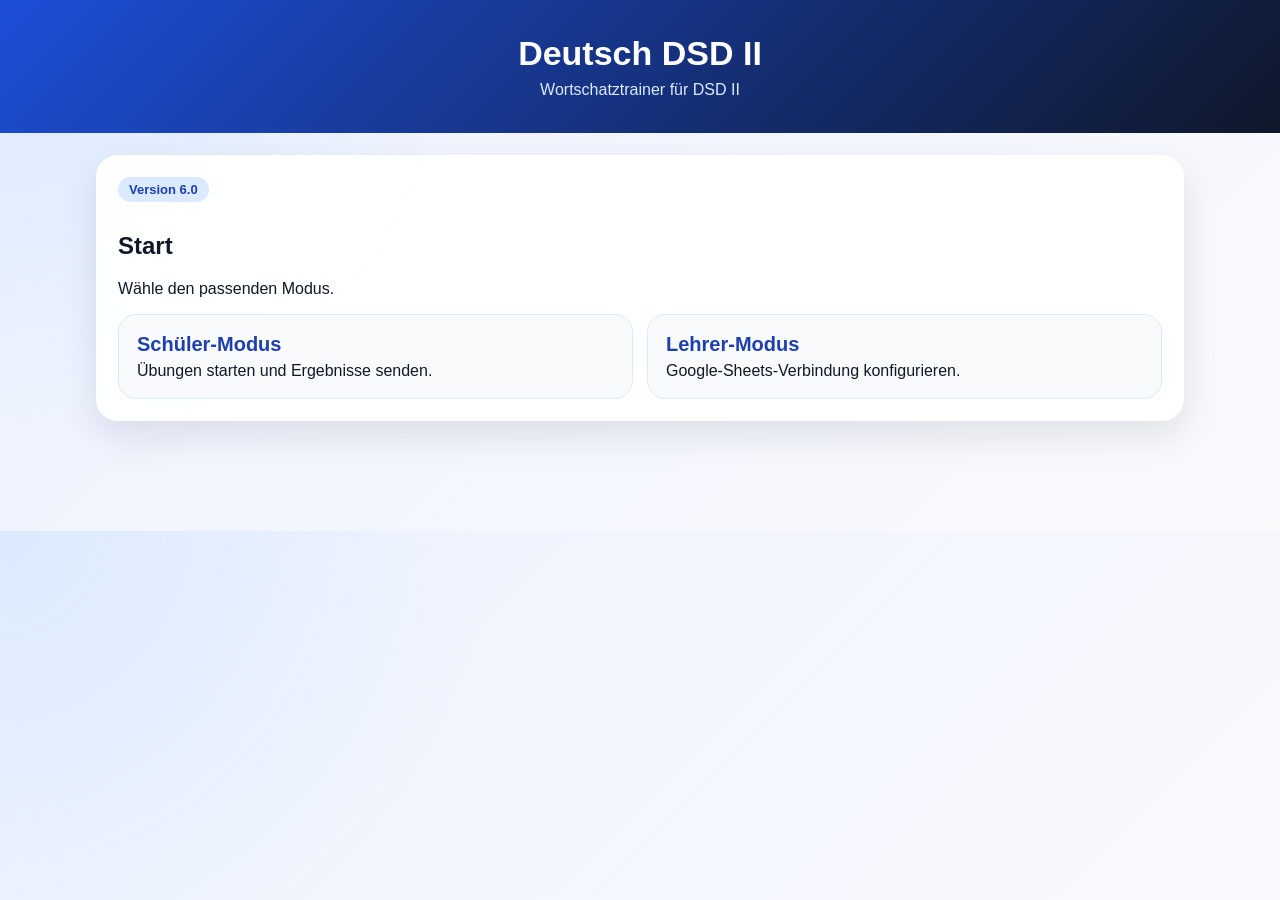
<file: index.html>
<!DOCTYPE html>
<html lang="de">
<head><meta charset="UTF-8"><meta name="viewport" content="width=device-width, initial-scale=1.0"><title>DeutschQuest DSD II</title><link rel="stylesheet" href="css/style.css"></head>
<body>
<header><h1>Deutsch DSD II</h1><p>Wortschatztrainer für DSD II</p></header>
<main>
<section class="card">
<span class="badge">Version 6.0</span>
<h2>Start</h2>
<p>Wähle den passenden Modus.</p>
<div class="navGrid">
<a class="navCard" href="student.html"><strong>Schüler-Modus</strong><span>Übungen starten und Ergebnisse senden.</span></a>
<a class="navCard" href="teacher.html"><strong>Lehrer-Modus</strong><span>Google-Sheets-Verbindung konfigurieren.</span></a>
</div>
</section>
</main>
</body>
</html>
</file>
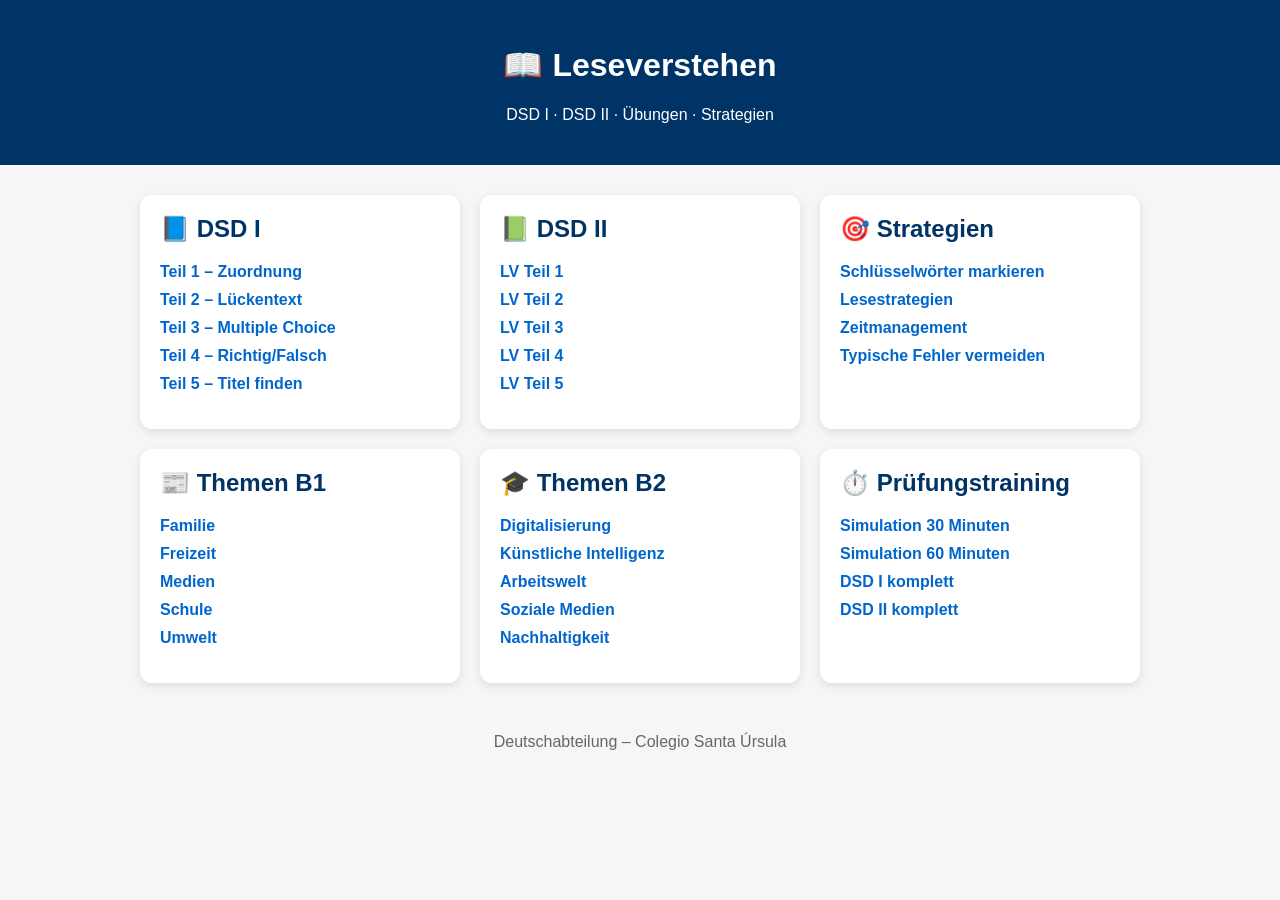
<file: leseverstehen/index.htm>
<!DOCTYPE html>
<html lang="de">
<head>
<meta charset="UTF-8">
<meta name="viewport" content="width=device-width, initial-scale=1.0">
<title>Leseverstehen</title>

<style>
body{
    font-family: Arial, sans-serif;
    background:#f4f6f8;
    margin:0;
}

header{
    background:#003366;
    color:white;
    padding:25px;
    text-align:center;
}

.container{
    max-width:1000px;
    margin:auto;
    padding:30px;
}

.grid{
    display:grid;
    grid-template-columns:repeat(auto-fit,minmax(280px,1fr));
    gap:20px;
}

.card{
    background:white;
    border-radius:12px;
    padding:20px;
    box-shadow:0 3px 10px rgba(0,0,0,0.1);
}

.card h2{
    color:#003366;
    margin-top:0;
}

.card ul{
    list-style:none;
    padding:0;
}

.card li{
    margin:10px 0;
}

.card a{
    text-decoration:none;
    color:#0066cc;
    font-weight:bold;
}

.card a:hover{
    color:#ff6600;
}

footer{
    text-align:center;
    padding:20px;
    color:#666;
}
</style>

</head>
<body>

<header>
    <h1>📖 Leseverstehen</h1>
    <p>DSD I · DSD II · Übungen · Strategien</p>
</header>

<div class="container">

<div class="grid">

<div class="card">
<h2>📘 DSD I</h2>
<ul>
<li><a href="teil1.html">Teil 1 – Zuordnung</a></li>
<li><a href="teil2.html">Teil 2 – Lückentext</a></li>
<li><a href="teil3.html">Teil 3 – Multiple Choice</a></li>
<li><a href="teil4.html">Teil 4 – Richtig/Falsch</a></li>
<li><a href="teil5.html">Teil 5 – Titel finden</a></li>
</ul>
</div>

<div class="card">
<h2>📗 DSD II</h2>
<ul>
<li><a href="lv_teil1.html">LV Teil 1</a></li>
<li><a href="lv_teil2.html">LV Teil 2</a></li>
<li><a href="lv_teil3.html">LV Teil 3</a></li>
<li><a href="lv_teil4.html">LV Teil 4</a></li>
<li><a href="lv_teil5.html">LV Teil 5</a></li>
</ul>
</div>

<div class="card">
<h2>🎯 Strategien</h2>
<ul>
<li><a href="schluesselwoerter.html">Schlüsselwörter markieren</a></li>
<li><a href="lesestrategien.html">Lesestrategien</a></li>
<li><a href="zeitmanagement.html">Zeitmanagement</a></li>
<li><a href="typische_fehler.html">Typische Fehler vermeiden</a></li>
</ul>
</div>

<div class="card">
<h2>📰 Themen B1</h2>
<ul>
<li><a href="familie.html">Familie</a></li>
<li><a href="freizeit.html">Freizeit</a></li>
<li><a href="medien.html">Medien</a></li>
<li><a href="schule.html">Schule</a></li>
<li><a href="umwelt.html">Umwelt</a></li>
</ul>
</div>

<div class="card">
<h2>🎓 Themen B2</h2>
<ul>
<li><a href="digitalisierung.html">Digitalisierung</a></li>
<li><a href="ki.html">Künstliche Intelligenz</a></li>
<li><a href="arbeitswelt.html">Arbeitswelt</a></li>
<li><a href="soziale_medien.html">Soziale Medien</a></li>
<li><a href="nachhaltigkeit.html">Nachhaltigkeit</a></li>
</ul>
</div>

<div class="card">
<h2>⏱️ Prüfungstraining</h2>
<ul>
<li><a href="simulation_30.html">Simulation 30 Minuten</a></li>
<li><a href="simulation_60.html">Simulation 60 Minuten</a></li>
<li><a href="simulation_dsd1.html">DSD I komplett</a></li>
<li><a href="simulation_dsd2.html">DSD II komplett</a></li>
</ul>
</div>

</div>

</div>

<footer>
Deutschabteilung – Colegio Santa Úrsula
</footer>

</body>
</html>
</file>
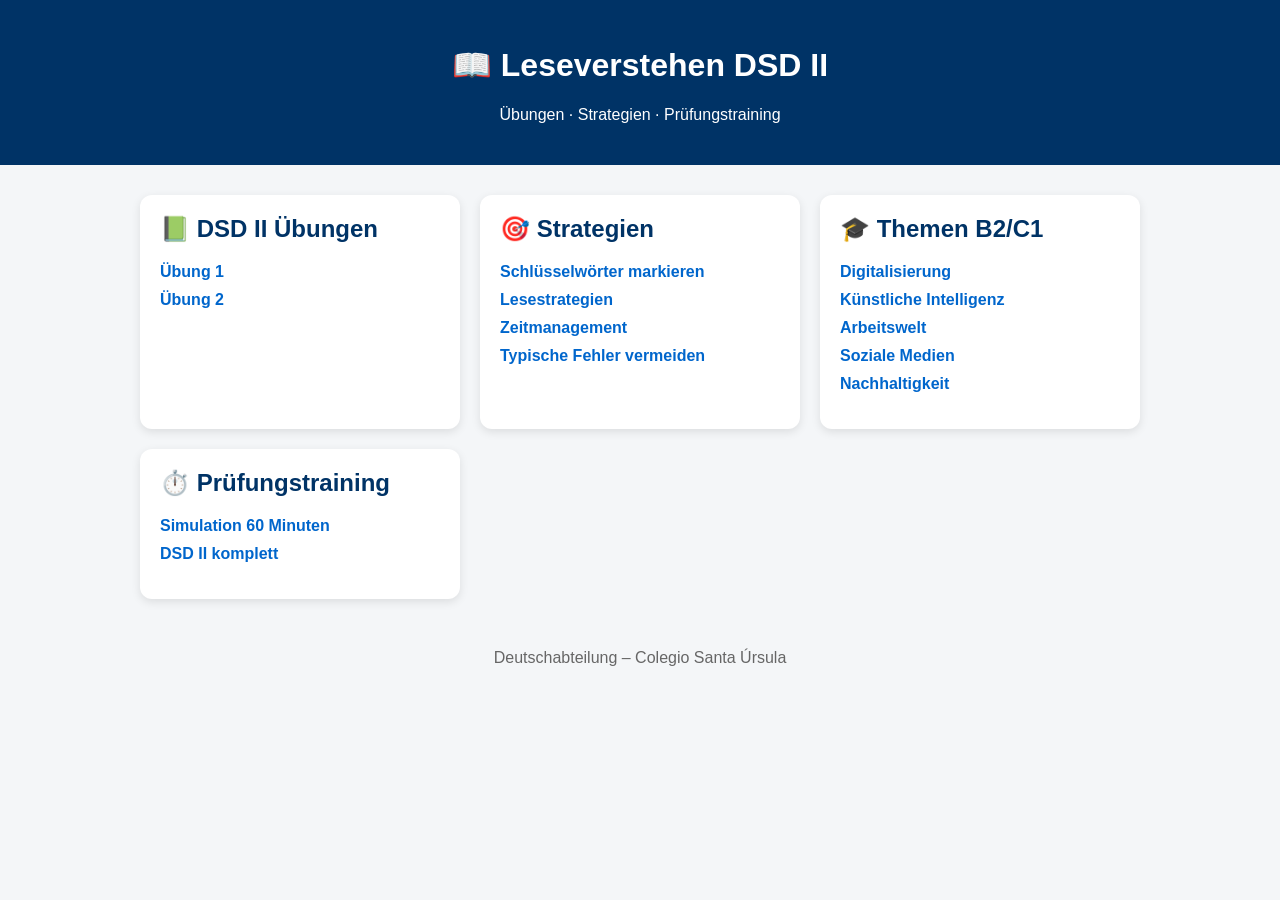
<file: leseverstehen/index.html>
<!DOCTYPE html>
<html lang="de">
<head>
<meta charset="UTF-8">
<meta name="viewport" content="width=device-width, initial-scale=1.0">
<title>Leseverstehen DSD II</title>

<style>
body{
    font-family: Arial, sans-serif;
    background:#f4f6f8;
    margin:0;
}

header{
    background:#003366;
    color:white;
    padding:25px;
    text-align:center;
}

.container{
    max-width:1000px;
    margin:auto;
    padding:30px;
}

.grid{
    display:grid;
    grid-template-columns:repeat(auto-fit,minmax(280px,1fr));
    gap:20px;
}

.card{
    background:white;
    border-radius:12px;
    padding:20px;
    box-shadow:0 3px 10px rgba(0,0,0,0.1);
}

.card h2{
    color:#003366;
    margin-top:0;
}

.card ul{
    list-style:none;
    padding:0;
}

.card li{
    margin:10px 0;
}

.card a{
    text-decoration:none;
    color:#0066cc;
    font-weight:bold;
}

.card a:hover{
    color:#ff6600;
}

footer{
    text-align:center;
    padding:20px;
    color:#666;
}
</style>

</head>
<body>

<header>
    <h1>📖 Leseverstehen DSD II</h1>
    <p>Übungen · Strategien · Prüfungstraining</p>
</header>

<div class="container">

<div class="grid">

<div class="card">
<h2>📗 DSD II Übungen</h2>
<ul>
<li><a href="https://ramonreyes-create.github.io/elfte/DSD_training_STARTSCREEN_vollbild_timer_google_sheets.html">Übung 1</a></li>
<li><a href="DSDII_LV_Teil3_4_5_markierungen_google_sheets.html">Übung 2</a></li>
</ul>
</div>

<div class="card">
<h2>🎯 Strategien</h2>
<ul>
<li><a href="schluesselwoerter.html">Schlüsselwörter markieren</a></li>
<li><a href="lesestrategien.html">Lesestrategien</a></li>
<li><a href="zeitmanagement.html">Zeitmanagement</a></li>
<li><a href="typische_fehler.html">Typische Fehler vermeiden</a></li>
</ul>
</div>

<div class="card">
<h2>🎓 Themen B2/C1</h2>
<ul>
<li><a href="digitalisierung.html">Digitalisierung</a></li>
<li><a href="ki.html">Künstliche Intelligenz</a></li>
<li><a href="arbeitswelt.html">Arbeitswelt</a></li>
<li><a href="soziale_medien.html">Soziale Medien</a></li>
<li><a href="nachhaltigkeit.html">Nachhaltigkeit</a></li>
</ul>
</div>

<div class="card">
<h2>⏱️ Prüfungstraining</h2>
<ul>
<li><a href="simulation_60.html">Simulation 60 Minuten</a></li>
<li><a href="simulation_dsd2.html">DSD II komplett</a></li>
</ul>
</div>

</div>

</div>

<footer>
Deutschabteilung – Colegio Santa Úrsula
</footer>

</body>
</html>
</file>
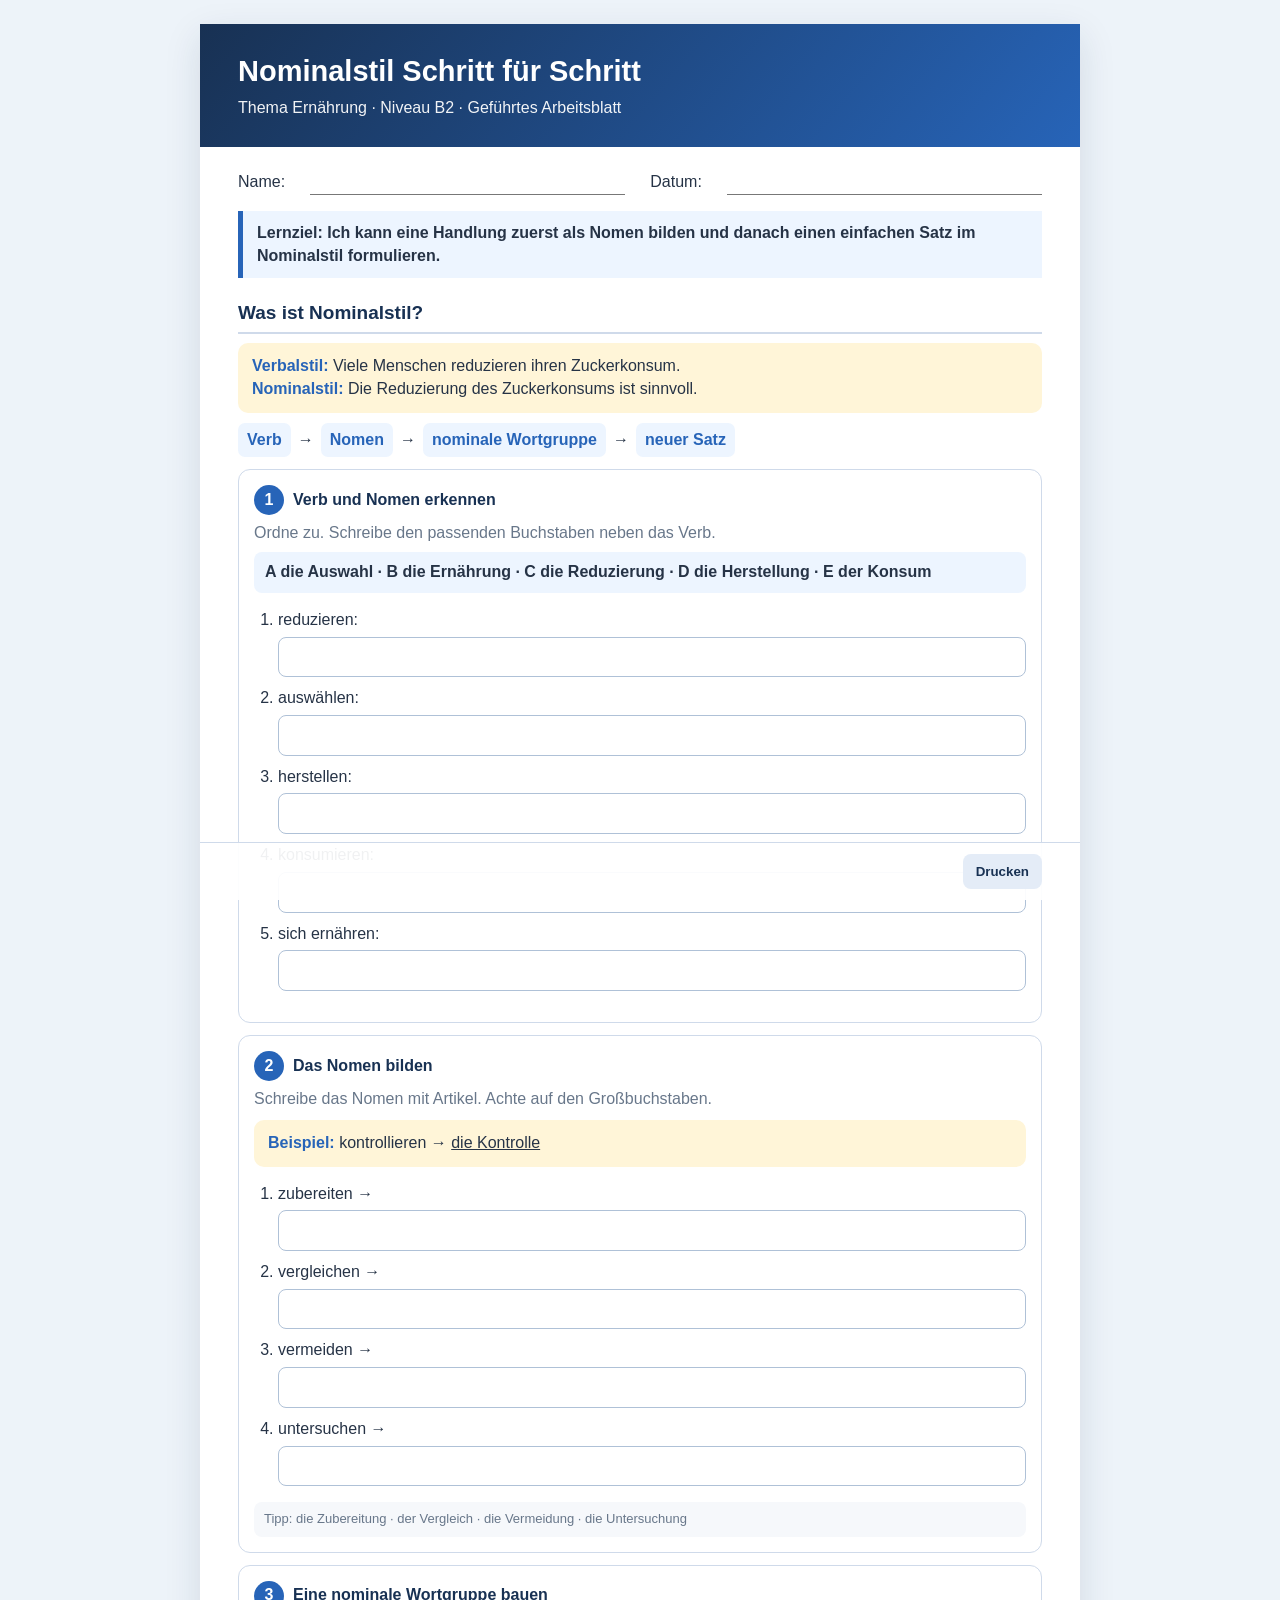
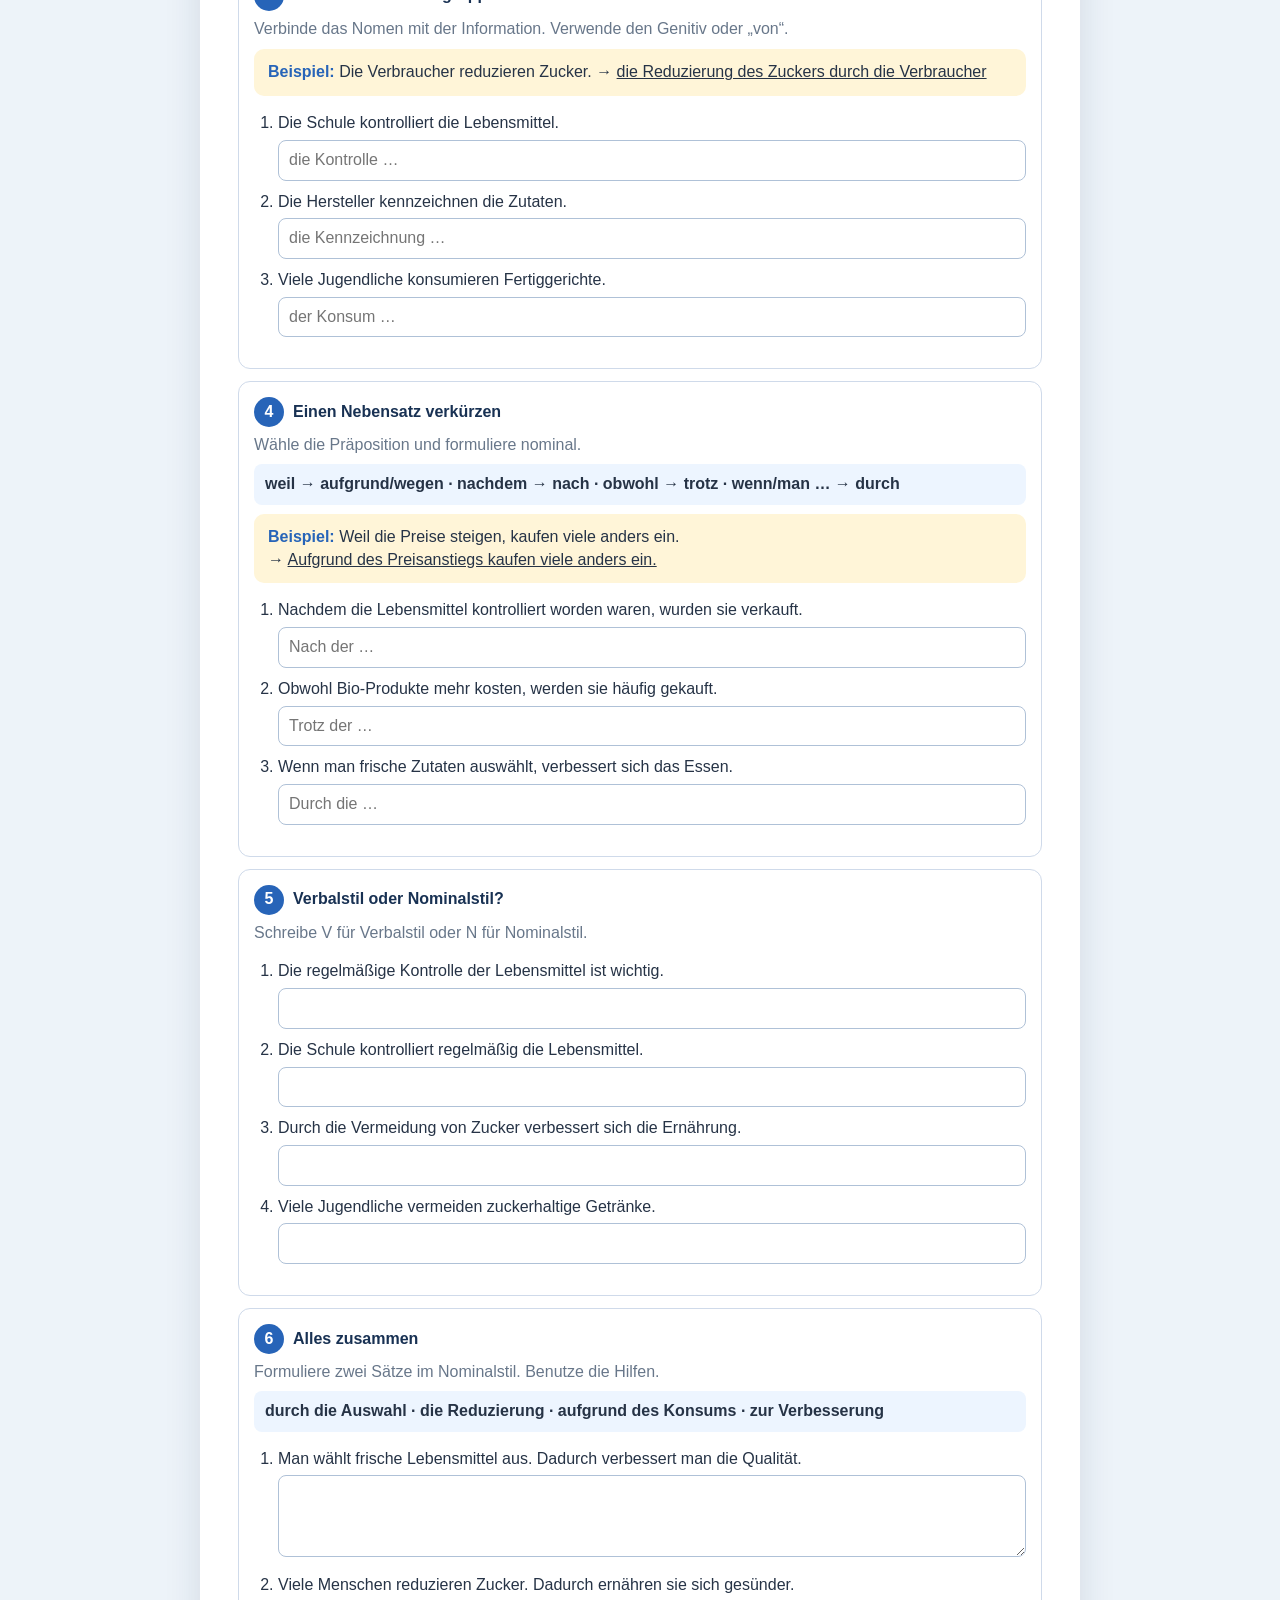
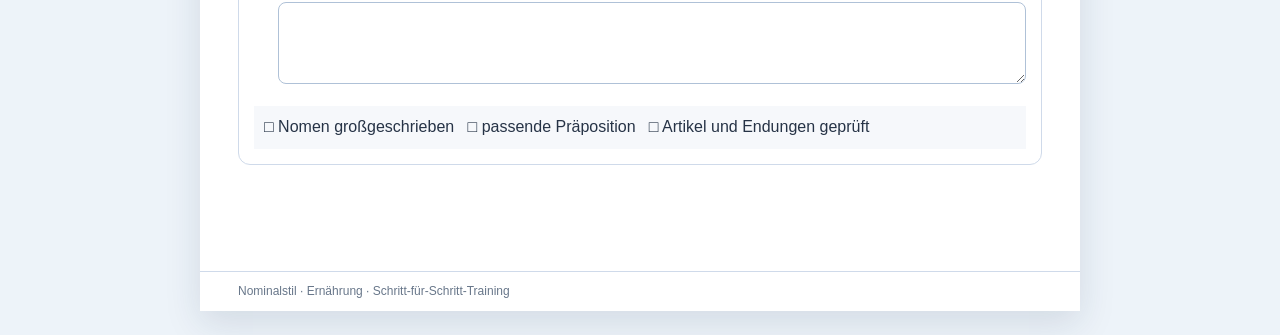
<file: Arbeitsblatt_Nominalstil_Ernaehrung_B2_Schritt_fuer_Schritt.html>
<!doctype html>
<html lang="de">
<head>
<meta charset="utf-8"><meta name="viewport" content="width=device-width,initial-scale=1">
<title>Nominalstil Schritt für Schritt – Ernährung</title>
<style>
:root{--navy:#183153;--blue:#2764b8;--ink:#263346;--line:#cfdaea;--soft:#edf5ff;--warm:#fff5d8;--green:#e9f8ef;--muted:#68778a}
*{box-sizing:border-box}body{margin:0;background:#edf3f9;color:var(--ink);font-family:Arial,sans-serif;line-height:1.42}
.page{max-width:880px;margin:24px auto;background:#fff;box-shadow:0 12px 34px #18315320}
header{padding:27px 38px;background:linear-gradient(130deg,var(--navy),var(--blue));color:#fff}
h1{margin:0 0 5px;font-size:29px}header p{margin:0;opacity:.94}main{padding:24px 38px 36px}
.meta{display:flex;gap:25px;margin-bottom:16px}.meta span{flex:1;border-bottom:1px solid #777;height:24px}
h2{margin:22px 0 9px;padding-bottom:5px;border-bottom:2px solid var(--line);color:var(--navy);font-size:19px}
.goal{padding:11px 14px;border-left:5px solid var(--blue);background:var(--soft);font-weight:bold}
.example{margin:9px 0;padding:12px 14px;border-radius:10px;background:var(--warm)}
.example b{color:var(--blue)}.step{margin:12px 0;padding:15px;border:1px solid var(--line);border-radius:12px}
.step-title{display:flex;align-items:center;gap:9px;font-weight:bold;color:var(--navy)}
.number{display:grid;place-items:center;width:30px;height:30px;border-radius:50%;background:var(--blue);color:#fff}
.instruction{margin:7px 0;color:var(--muted)}ol{padding-left:24px}li{margin:10px 0}
input,textarea{width:100%;margin-top:5px;padding:8px 10px;border:1.5px solid #afc1d7;border-radius:8px;font:inherit}
textarea{min-height:82px;resize:vertical}.bank{padding:9px 11px;background:var(--soft);border-radius:8px;font-weight:bold}
.hint{margin-top:7px;padding:8px 10px;border-radius:8px;background:#f6f8fb;color:var(--muted);font-size:13px}
.formula{display:flex;gap:7px;align-items:center;flex-wrap:wrap;margin:10px 0}
.slot{padding:6px 9px;border-radius:7px;background:var(--soft);font-weight:bold;color:var(--blue)}
.actions{position:sticky;bottom:0;display:flex;justify-content:flex-end;gap:8px;padding:11px 38px;background:#ffffffee;border-top:1px solid var(--line)}
button{border:0;border-radius:8px;padding:10px 13px;background:var(--blue);color:#fff;font-weight:bold;cursor:pointer}
button.alt{background:#e4ecf7;color:var(--navy)}.check{padding:10px;background:#f6f8fb}
footer{padding:11px 38px;border-top:1px solid var(--line);color:var(--muted);font-size:12px}
@media(max-width:620px){.page{margin:0}header,main{padding-left:19px;padding-right:19px}.meta{display:block}.actions{padding:10px 19px}}
@media print{body{background:#fff}.page{margin:0;box-shadow:none;max-width:none}header{background:#fff;color:var(--navy);border-bottom:3px solid var(--navy);padding-top:0}
main{padding:15px 24px}.actions{display:none}.step,.example{break-inside:avoid}.solutions{display:none!important}.break{break-before:page}@page{size:letter;margin:1.2cm}}
</style>
</head>
<body>
<div class="page">
<header><h1>Nominalstil Schritt für Schritt</h1><p>Thema Ernährung · Niveau B2 · Geführtes Arbeitsblatt</p></header>
<main>
<div class="meta"><div>Name:</div><span></span><div>Datum:</div><span></span></div>
<div class="goal">Lernziel: Ich kann eine Handlung zuerst als Nomen bilden und danach einen einfachen Satz im Nominalstil formulieren.</div>

<h2>Was ist Nominalstil?</h2>
<div class="example">
  <b>Verbalstil:</b> Viele Menschen reduzieren ihren Zuckerkonsum.<br>
  <b>Nominalstil:</b> Die Reduzierung des Zuckerkonsums ist sinnvoll.
</div>
<div class="formula"><span class="slot">Verb</span> → <span class="slot">Nomen</span> → <span class="slot">nominale Wortgruppe</span> → <span class="slot">neuer Satz</span></div>

<section class="step">
  <div class="step-title"><span class="number">1</span>Verb und Nomen erkennen</div>
  <p class="instruction">Ordne zu. Schreibe den passenden Buchstaben neben das Verb.</p>
  <div class="bank">A die Auswahl · B die Ernährung · C die Reduzierung · D die Herstellung · E der Konsum</div>
  <ol>
    <li>reduzieren: <input data-save="s1a" type="text"></li>
    <li>auswählen: <input data-save="s1b" type="text"></li>
    <li>herstellen: <input data-save="s1c" type="text"></li>
    <li>konsumieren: <input data-save="s1d" type="text"></li>
    <li>sich ernähren: <input data-save="s1e" type="text"></li>
  </ol>
</section>

<section class="step">
  <div class="step-title"><span class="number">2</span>Das Nomen bilden</div>
  <p class="instruction">Schreibe das Nomen mit Artikel. Achte auf den Großbuchstaben.</p>
  <div class="example"><b>Beispiel:</b> kontrollieren → <u>die Kontrolle</u></div>
  <ol>
    <li>zubereiten → <input data-save="s2a" type="text"></li>
    <li>vergleichen → <input data-save="s2b" type="text"></li>
    <li>vermeiden → <input data-save="s2c" type="text"></li>
    <li>untersuchen → <input data-save="s2d" type="text"></li>
  </ol>
  <div class="hint">Tipp: die Zubereitung · der Vergleich · die Vermeidung · die Untersuchung</div>
</section>

<section class="step">
  <div class="step-title"><span class="number">3</span>Eine nominale Wortgruppe bauen</div>
  <p class="instruction">Verbinde das Nomen mit der Information. Verwende den Genitiv oder „von“.</p>
  <div class="example"><b>Beispiel:</b> Die Verbraucher reduzieren Zucker. → <u>die Reduzierung des Zuckers durch die Verbraucher</u></div>
  <ol>
    <li>Die Schule kontrolliert die Lebensmittel.
      <input data-save="s3a" type="text" placeholder="die Kontrolle …"></li>
    <li>Die Hersteller kennzeichnen die Zutaten.
      <input data-save="s3b" type="text" placeholder="die Kennzeichnung …"></li>
    <li>Viele Jugendliche konsumieren Fertiggerichte.
      <input data-save="s3c" type="text" placeholder="der Konsum …"></li>
  </ol>
</section>

<div class="break"></div>
<section class="step">
  <div class="step-title"><span class="number">4</span>Einen Nebensatz verkürzen</div>
  <p class="instruction">Wähle die Präposition und formuliere nominal.</p>
  <div class="bank">weil → aufgrund/wegen · nachdem → nach · obwohl → trotz · wenn/man … → durch</div>
  <div class="example"><b>Beispiel:</b> Weil die Preise steigen, kaufen viele anders ein.<br>
    → <u>Aufgrund des Preisanstiegs kaufen viele anders ein.</u></div>
  <ol>
    <li>Nachdem die Lebensmittel kontrolliert worden waren, wurden sie verkauft.
      <input data-save="s4a" type="text" placeholder="Nach der …"></li>
    <li>Obwohl Bio-Produkte mehr kosten, werden sie häufig gekauft.
      <input data-save="s4b" type="text" placeholder="Trotz der …"></li>
    <li>Wenn man frische Zutaten auswählt, verbessert sich das Essen.
      <input data-save="s4c" type="text" placeholder="Durch die …"></li>
  </ol>
</section>

<section class="step">
  <div class="step-title"><span class="number">5</span>Verbalstil oder Nominalstil?</div>
  <p class="instruction">Schreibe V für Verbalstil oder N für Nominalstil.</p>
  <ol>
    <li>Die regelmäßige Kontrolle der Lebensmittel ist wichtig. <input data-save="s5a" type="text"></li>
    <li>Die Schule kontrolliert regelmäßig die Lebensmittel. <input data-save="s5b" type="text"></li>
    <li>Durch die Vermeidung von Zucker verbessert sich die Ernährung. <input data-save="s5c" type="text"></li>
    <li>Viele Jugendliche vermeiden zuckerhaltige Getränke. <input data-save="s5d" type="text"></li>
  </ol>
</section>

<section class="step">
  <div class="step-title"><span class="number">6</span>Alles zusammen</div>
  <p class="instruction">Formuliere zwei Sätze im Nominalstil. Benutze die Hilfen.</p>
  <div class="bank">durch die Auswahl · die Reduzierung · aufgrund des Konsums · zur Verbesserung</div>
  <ol>
    <li>Man wählt frische Lebensmittel aus. Dadurch verbessert man die Qualität.
      <textarea data-save="s6a"></textarea></li>
    <li>Viele Menschen reduzieren Zucker. Dadurch ernähren sie sich gesünder.
      <textarea data-save="s6b"></textarea></li>
  </ol>
  <div class="check">□ Nomen großgeschrieben &nbsp; □ passende Präposition &nbsp; □ Artikel und Endungen geprüft</div>
</section>

</main>
<div class="actions"><button class="alt" onclick="window.print()">Drucken</button></div>
<footer>Nominalstil · Ernährung · Schritt-für-Schritt-Training</footer>
</div>
<script>
document.querySelectorAll("[data-save]").forEach(f=>{const k="nominal_schritt_"+f.dataset.save;f.value=localStorage.getItem(k)||"";f.addEventListener("input",()=>localStorage.setItem(k,f.value))});
</script>
</body></html>
</file>
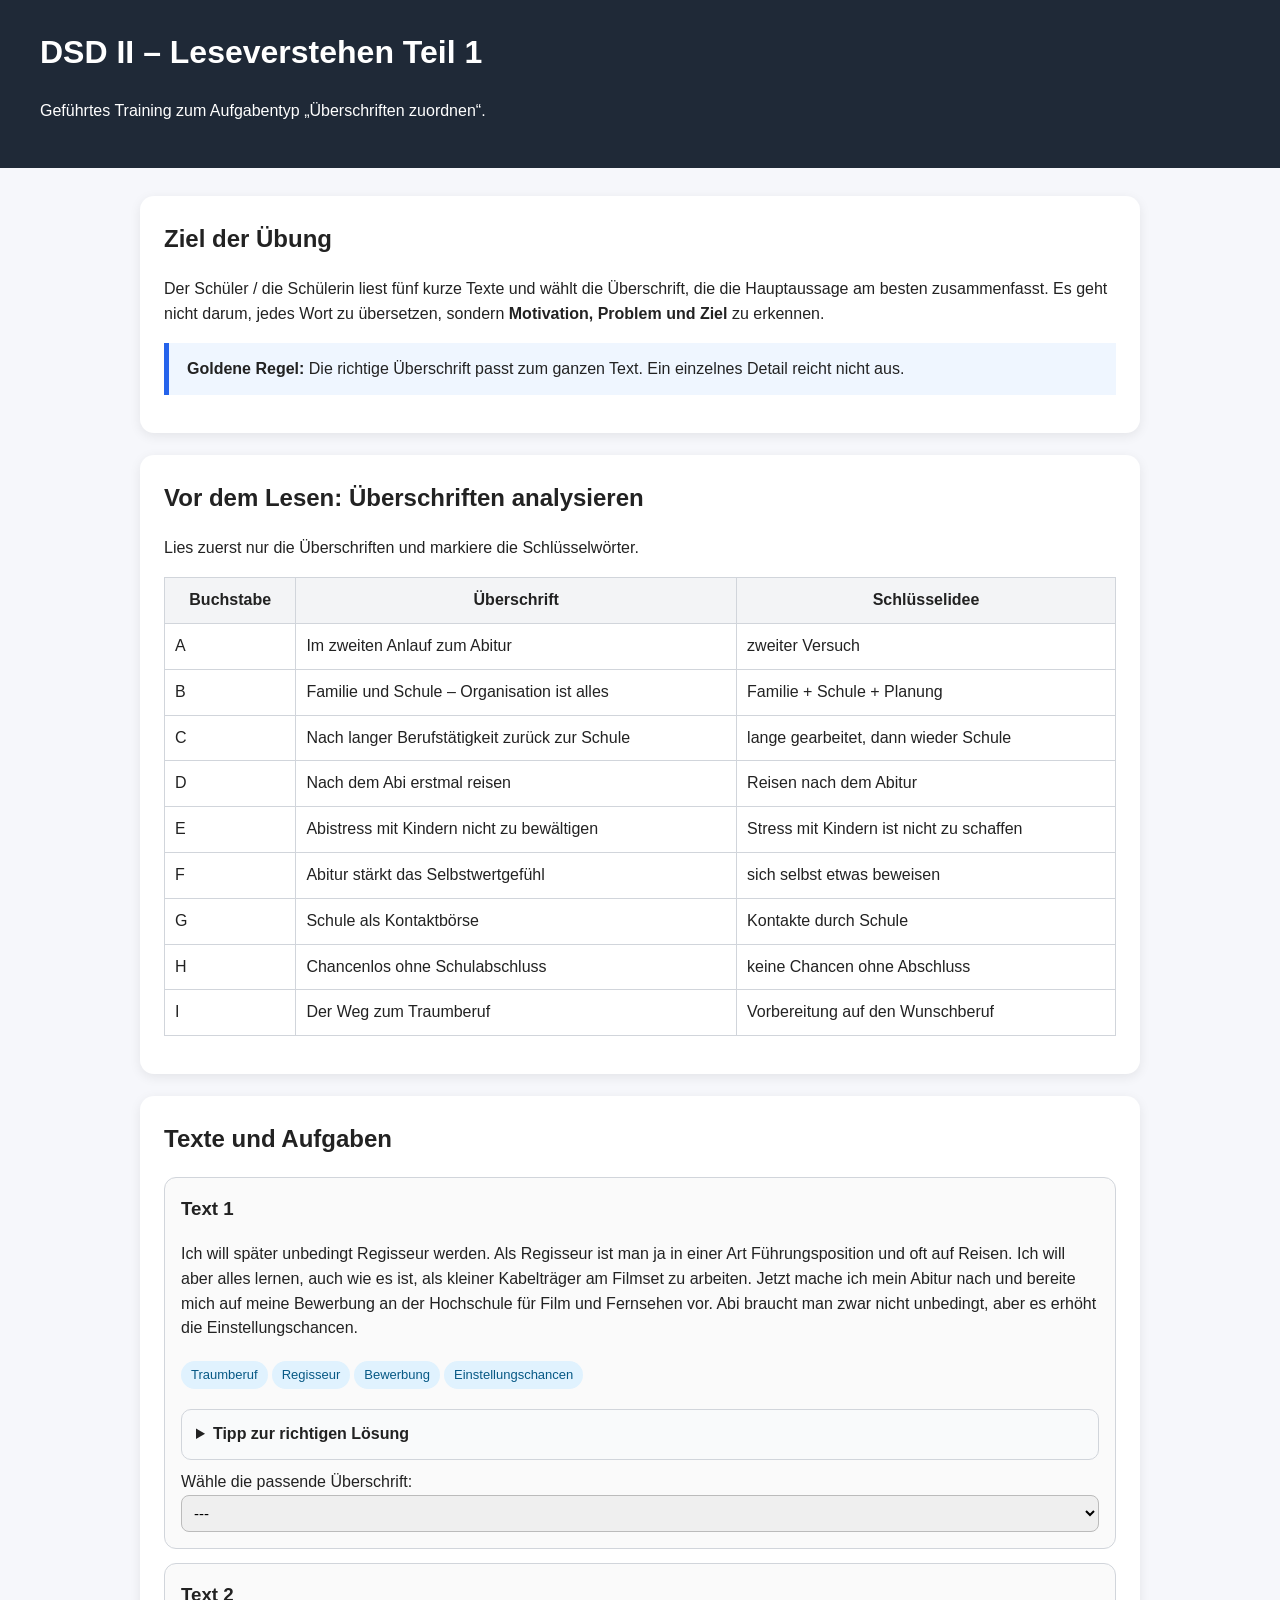
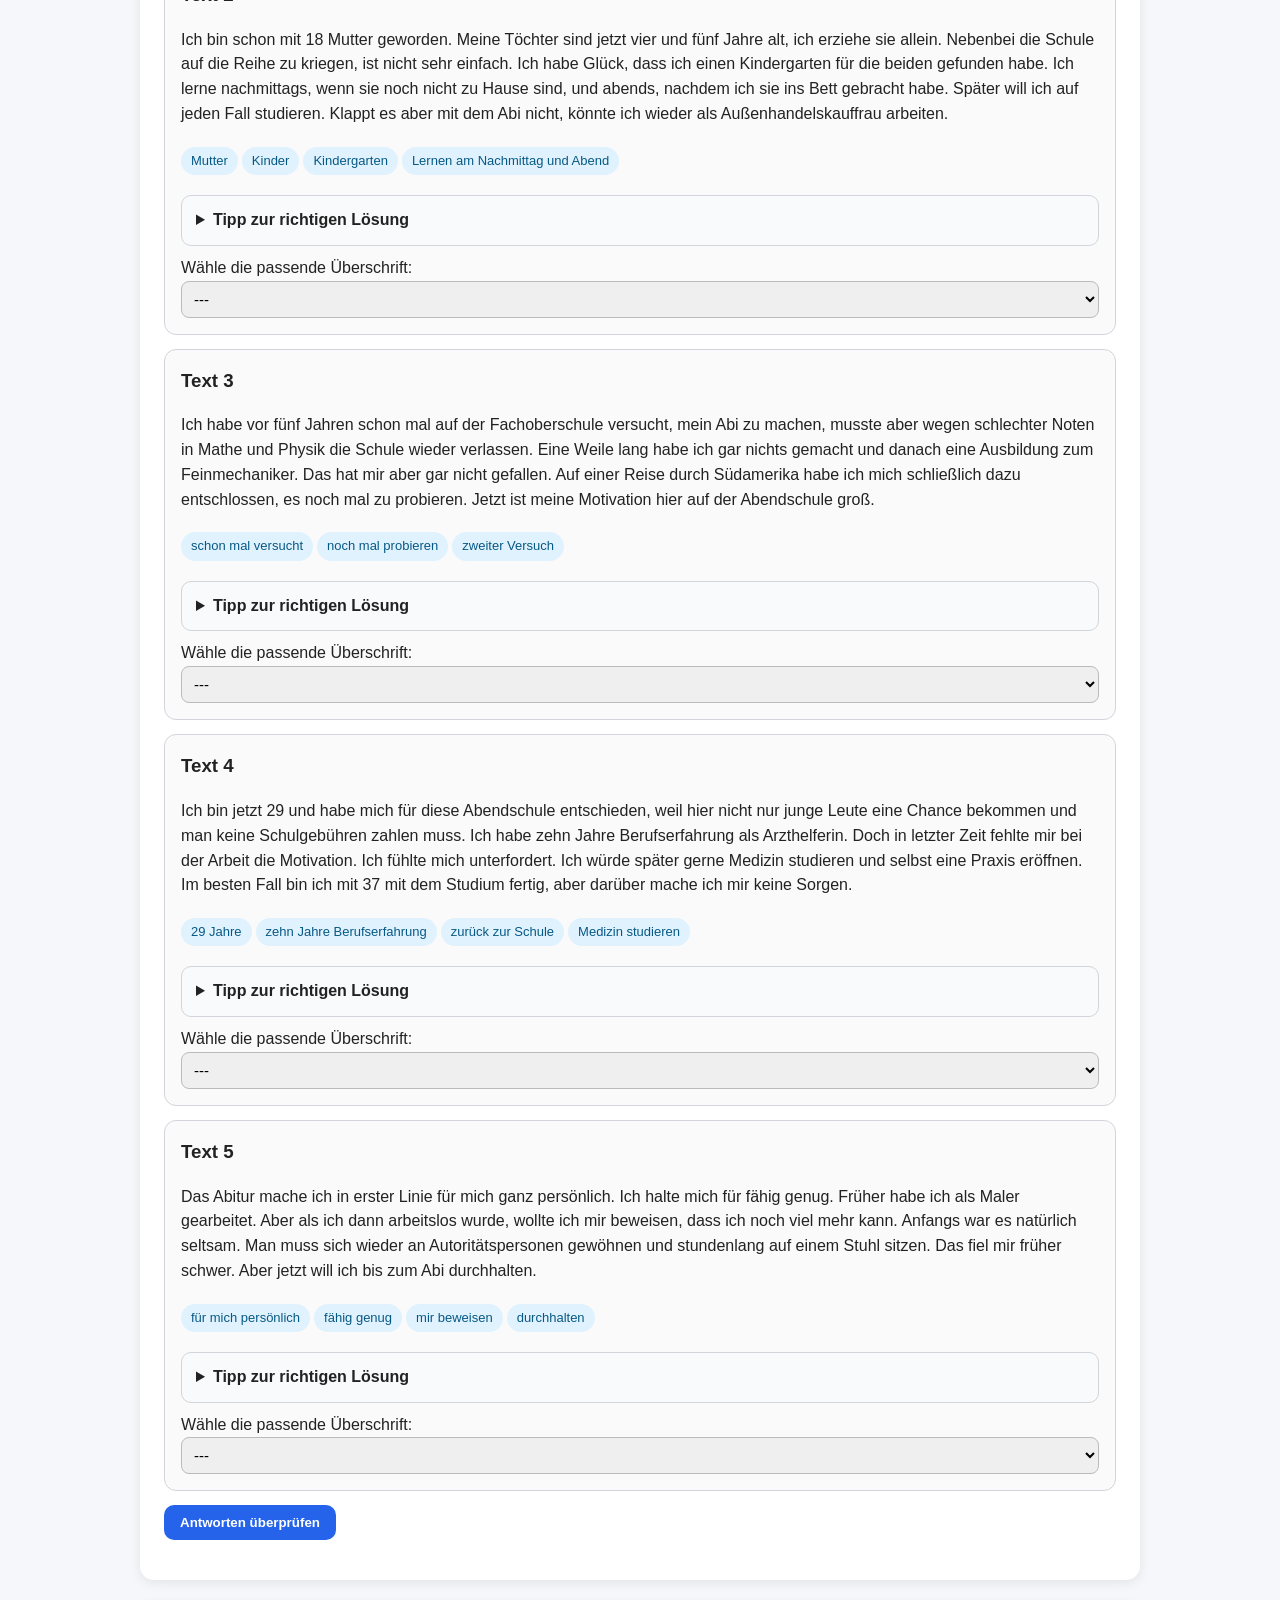
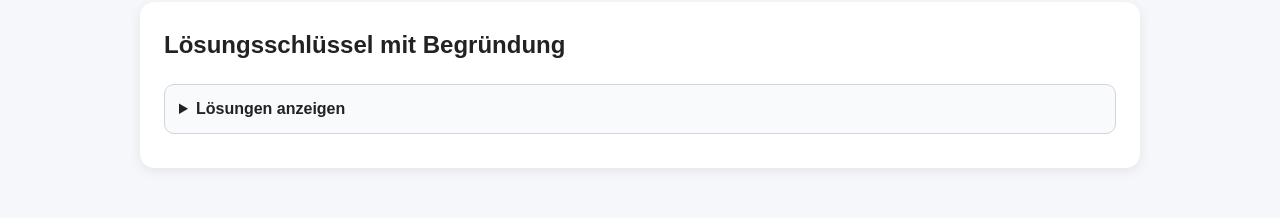
<file: DSDII_gekürzt.html>
<!DOCTYPE html>

<html lang="de">
<head>
<meta charset="utf-8"/>
<meta content="width=device-width, initial-scale=1.0" name="viewport"/>
<title>DSD II Leseverstehen Teil 1 – Training</title>
<style>
    body { font-family: Arial, sans-serif; line-height: 1.55; margin: 0; background: #f6f7fb; color: #222; }
    header { background: #1f2937; color: white; padding: 28px 40px; }
    main { max-width: 1000px; margin: 0 auto; padding: 28px; }
    section { background: white; border-radius: 14px; padding: 24px; margin-bottom: 22px; box-shadow: 0 3px 12px rgba(0,0,0,.08); }
    h1, h2, h3 { margin-top: 0; }
    .tag { display:inline-block; background:#e0f2fe; color:#075985; padding:4px 10px; border-radius:999px; font-size:13px; margin:4px 4px 4px 0; }
    .box { border-left: 5px solid #2563eb; background:#eff6ff; padding:14px 18px; margin:14px 0; }
    .warning { border-left-color:#f59e0b; background:#fffbeb; }
    table { width:100%; border-collapse: collapse; margin:14px 0; }
    th, td { border:1px solid #d1d5db; padding:10px; vertical-align: top; }
    th { background:#f3f4f6; }
    .text-card { border:1px solid #d1d5db; border-radius:12px; padding:16px; margin:14px 0; background:#fafafa; }
    details { background:#f9fafb; border:1px solid #d1d5db; border-radius:10px; padding:12px 14px; margin:10px 0; }
    summary { cursor:pointer; font-weight:bold; }
    select, input[type="text"] { width:100%; padding:8px; border:1px solid #bbb; border-radius:8px; font-size:15px; }
    button { background:#2563eb; color:white; border:0; padding:10px 16px; border-radius:10px; cursor:pointer; font-weight:bold; }
    button:hover { background:#1d4ed8; }
    .answer { font-weight:bold; }
    .small { color:#555; font-size:14px; }
    @media print { body { background:white; } section { box-shadow:none; break-inside: avoid; } button { display:none; } }
  </style>
</head>
<body>
<header>
<h1>DSD II – Leseverstehen Teil 1</h1>
<p>Geführtes Training zum Aufgabentyp „Überschriften zuordnen“.</p>
</header>
<main>
<section>
<h2>Ziel der Übung</h2>
<p>Der Schüler / die Schülerin liest fünf kurze Texte und wählt die Überschrift, die die Hauptaussage am besten zusammenfasst. Es geht nicht darum, jedes Wort zu übersetzen, sondern <strong>Motivation, Problem und Ziel</strong> zu erkennen.</p>
<div class="box">
<strong>Goldene Regel:</strong> Die richtige Überschrift passt zum ganzen Text. Ein einzelnes Detail reicht nicht aus.
    </div>
</section>
<section>
<h2>Vor dem Lesen: Überschriften analysieren</h2>
<p>Lies zuerst nur die Überschriften und markiere die Schlüsselwörter.</p>
<table>
<tr><th>Buchstabe</th><th>Überschrift</th><th>Schlüsselidee</th></tr>
<tr><td>A</td><td>Im zweiten Anlauf zum Abitur</td><td>zweiter Versuch</td></tr>
<tr><td>B</td><td>Familie und Schule – Organisation ist alles</td><td>Familie + Schule + Planung</td></tr>
<tr><td>C</td><td>Nach langer Berufstätigkeit zurück zur Schule</td><td>lange gearbeitet, dann wieder Schule</td></tr>
<tr><td>D</td><td>Nach dem Abi erstmal reisen</td><td>Reisen nach dem Abitur</td></tr>
<tr><td>E</td><td>Abistress mit Kindern nicht zu bewältigen</td><td>Stress mit Kindern ist nicht zu schaffen</td></tr>
<tr><td>F</td><td>Abitur stärkt das Selbstwertgefühl</td><td>sich selbst etwas beweisen</td></tr>
<tr><td>G</td><td>Schule als Kontaktbörse</td><td>Kontakte durch Schule</td></tr>
<tr><td>H</td><td>Chancenlos ohne Schulabschluss</td><td>keine Chancen ohne Abschluss</td></tr>
<tr><td>I</td><td>Der Weg zum Traumberuf</td><td>Vorbereitung auf den Wunschberuf</td></tr>
</table>
</section>
<section>
<h2>Texte und Aufgaben</h2>
<div class="text-card">
<h3>Text 1</h3>
<p>Ich will später unbedingt Regisseur werden. Als Regisseur ist man ja in einer Art Führungsposition und oft auf Reisen. Ich will aber alles lernen, auch wie es ist, als kleiner Kabelträger am Filmset zu arbeiten. Jetzt mache ich mein Abitur nach und bereite mich auf meine Bewerbung an der Hochschule für Film und Fernsehen vor. Abi braucht man zwar nicht unbedingt, aber es erhöht die Einstellungschancen.</p>
<p><span class="tag">Traumberuf</span><span class="tag">Regisseur</span><span class="tag">Bewerbung</span><span class="tag">Einstellungschancen</span></p>
<details><summary>Tipp zur richtigen Lösung</summary><p>Die Hauptidee ist nicht das Reisen. Die Person bereitet sich auf einen konkreten Beruf vor: Regisseur.</p></details>
<label>Wähle die passende Überschrift:</label><select id="q1"><option value="">---</option><option>A</option><option>B</option><option>C</option><option>D</option><option>E</option><option>F</option><option>G</option><option>H</option><option>I</option></select>
</div>
<div class="text-card">
<h3>Text 2</h3>
<p>Ich bin schon mit 18 Mutter geworden. Meine Töchter sind jetzt vier und fünf Jahre alt, ich erziehe sie allein. Nebenbei die Schule auf die Reihe zu kriegen, ist nicht sehr einfach. Ich habe Glück, dass ich einen Kindergarten für die beiden gefunden habe. Ich lerne nachmittags, wenn sie noch nicht zu Hause sind, und abends, nachdem ich sie ins Bett gebracht habe. Später will ich auf jeden Fall studieren. Klappt es aber mit dem Abi nicht, könnte ich wieder als Außenhandelskauffrau arbeiten.</p>
<p><span class="tag">Mutter</span><span class="tag">Kinder</span><span class="tag">Kindergarten</span><span class="tag">Lernen am Nachmittag und Abend</span></p>
<details><summary>Tipp zur richtigen Lösung</summary><p>Es geht um Kinder, Schule und Zeitplanung. Achtung: Der Text sagt nicht, dass es unmöglich ist. Deshalb passt E nicht.</p></details>
<label>Wähle die passende Überschrift:</label><select id="q2"><option value="">---</option><option>A</option><option>B</option><option>C</option><option>D</option><option>E</option><option>F</option><option>G</option><option>H</option><option>I</option></select>
</div>
<div class="text-card">
<h3>Text 3</h3>
<p>Ich habe vor fünf Jahren schon mal auf der Fachoberschule versucht, mein Abi zu machen, musste aber wegen schlechter Noten in Mathe und Physik die Schule wieder verlassen. Eine Weile lang habe ich gar nichts gemacht und danach eine Ausbildung zum Feinmechaniker. Das hat mir aber gar nicht gefallen. Auf einer Reise durch Südamerika habe ich mich schließlich dazu entschlossen, es noch mal zu probieren. Jetzt ist meine Motivation hier auf der Abendschule groß.</p>
<p><span class="tag">schon mal versucht</span><span class="tag">noch mal probieren</span><span class="tag">zweiter Versuch</span></p>
<details><summary>Tipp zur richtigen Lösung</summary><p>„schon mal versucht“ und „noch mal probieren“ zeigen klar: Es ist ein zweiter Anlauf.</p></details>
<label>Wähle die passende Überschrift:</label><select id="q3"><option value="">---</option><option>A</option><option>B</option><option>C</option><option>D</option><option>E</option><option>F</option><option>G</option><option>H</option><option>I</option></select>
</div>
<div class="text-card">
<h3>Text 4</h3>
<p>Ich bin jetzt 29 und habe mich für diese Abendschule entschieden, weil hier nicht nur junge Leute eine Chance bekommen und man keine Schulgebühren zahlen muss. Ich habe zehn Jahre Berufserfahrung als Arzthelferin. Doch in letzter Zeit fehlte mir bei der Arbeit die Motivation. Ich fühlte mich unterfordert. Ich würde später gerne Medizin studieren und selbst eine Praxis eröffnen. Im besten Fall bin ich mit 37 mit dem Studium fertig, aber darüber mache ich mir keine Sorgen.</p>
<p><span class="tag">29 Jahre</span><span class="tag">zehn Jahre Berufserfahrung</span><span class="tag">zurück zur Schule</span><span class="tag">Medizin studieren</span></p>
<details><summary>Tipp zur richtigen Lösung</summary><p>Entscheidend ist: Die Person hat lange gearbeitet und geht jetzt wieder zur Schule.</p></details>
<label>Wähle die passende Überschrift:</label><select id="q4"><option value="">---</option><option>A</option><option>B</option><option>C</option><option>D</option><option>E</option><option>F</option><option>G</option><option>H</option><option>I</option></select>
</div>
<div class="text-card">
<h3>Text 5</h3>
<p>Das Abitur mache ich in erster Linie für mich ganz persönlich. Ich halte mich für fähig genug. Früher habe ich als Maler gearbeitet. Aber als ich dann arbeitslos wurde, wollte ich mir beweisen, dass ich noch viel mehr kann. Anfangs war es natürlich seltsam. Man muss sich wieder an Autoritätspersonen gewöhnen und stundenlang auf einem Stuhl sitzen. Das fiel mir früher schwer. Aber jetzt will ich bis zum Abi durchhalten.</p>
<p><span class="tag">für mich persönlich</span><span class="tag">fähig genug</span><span class="tag">mir beweisen</span><span class="tag">durchhalten</span></p>
<details><summary>Tipp zur richtigen Lösung</summary><p>Der Schwerpunkt liegt darauf, sich selbst zu beweisen, dass man mehr kann. Das verweist auf Selbstwertgefühl.</p></details>
<label>Wähle die passende Überschrift:</label><select id="q5"><option value="">---</option><option>A</option><option>B</option><option>C</option><option>D</option><option>E</option><option>F</option><option>G</option><option>H</option><option>I</option></select>
</div>
<button onclick="checkAnswers()">Antworten überprüfen</button>
<p class="answer" id="result"></p>
</section>

<section>
<h2>Lösungsschlüssel mit Begründung</h2>
<details><summary>Lösungen anzeigen</summary>
<table>
<tr><th>Text</th><th>Lösung</th><th>Begründung</th></tr>
<tr><td>1</td><td>I – Der Weg zum Traumberuf</td><td>Die Person möchte Regisseur werden und bereitet sich auf die Hochschule für Film und Fernsehen vor.</td></tr>
<tr><td>2</td><td>B – Familie und Schule – Organisation ist alles</td><td>Die Person ist alleinerziehende Mutter und organisiert Schule, Kindergarten und Lernzeiten.</td></tr>
<tr><td>3</td><td>A – Im zweiten Anlauf zum Abitur</td><td>Die Person hat es früher schon einmal versucht und probiert es jetzt erneut.</td></tr>
<tr><td>4</td><td>C – Nach langer Berufstätigkeit zurück zur Schule</td><td>Die Person hat zehn Jahre Berufserfahrung und besucht nun wieder die Abendschule.</td></tr>
<tr><td>5</td><td>F – Abitur stärkt das Selbstwertgefühl</td><td>Die Person möchte sich selbst beweisen, dass sie mehr kann.</td></tr>
</table>
</details>
</section>
</main>
<script>
function checkAnswers(){
  const answers = {q1:'I', q2:'B', q3:'A', q4:'C', q5:'F'};
  let score = 0;
  let feedback = [];
  for (const [id, ans] of Object.entries(answers)){
    const val = document.getElementById(id).value;
    if(val === ans){ score++; feedback.push(id.toUpperCase()+': ✓'); }
    else { feedback.push(id.toUpperCase()+': ✗ richtig = '+ans); }
  }
  document.getElementById('result').innerHTML = `Ergebnis: ${score}/5<br>${feedback.join(' | ')}`;
}
</script>
</body>
</html>
</file>
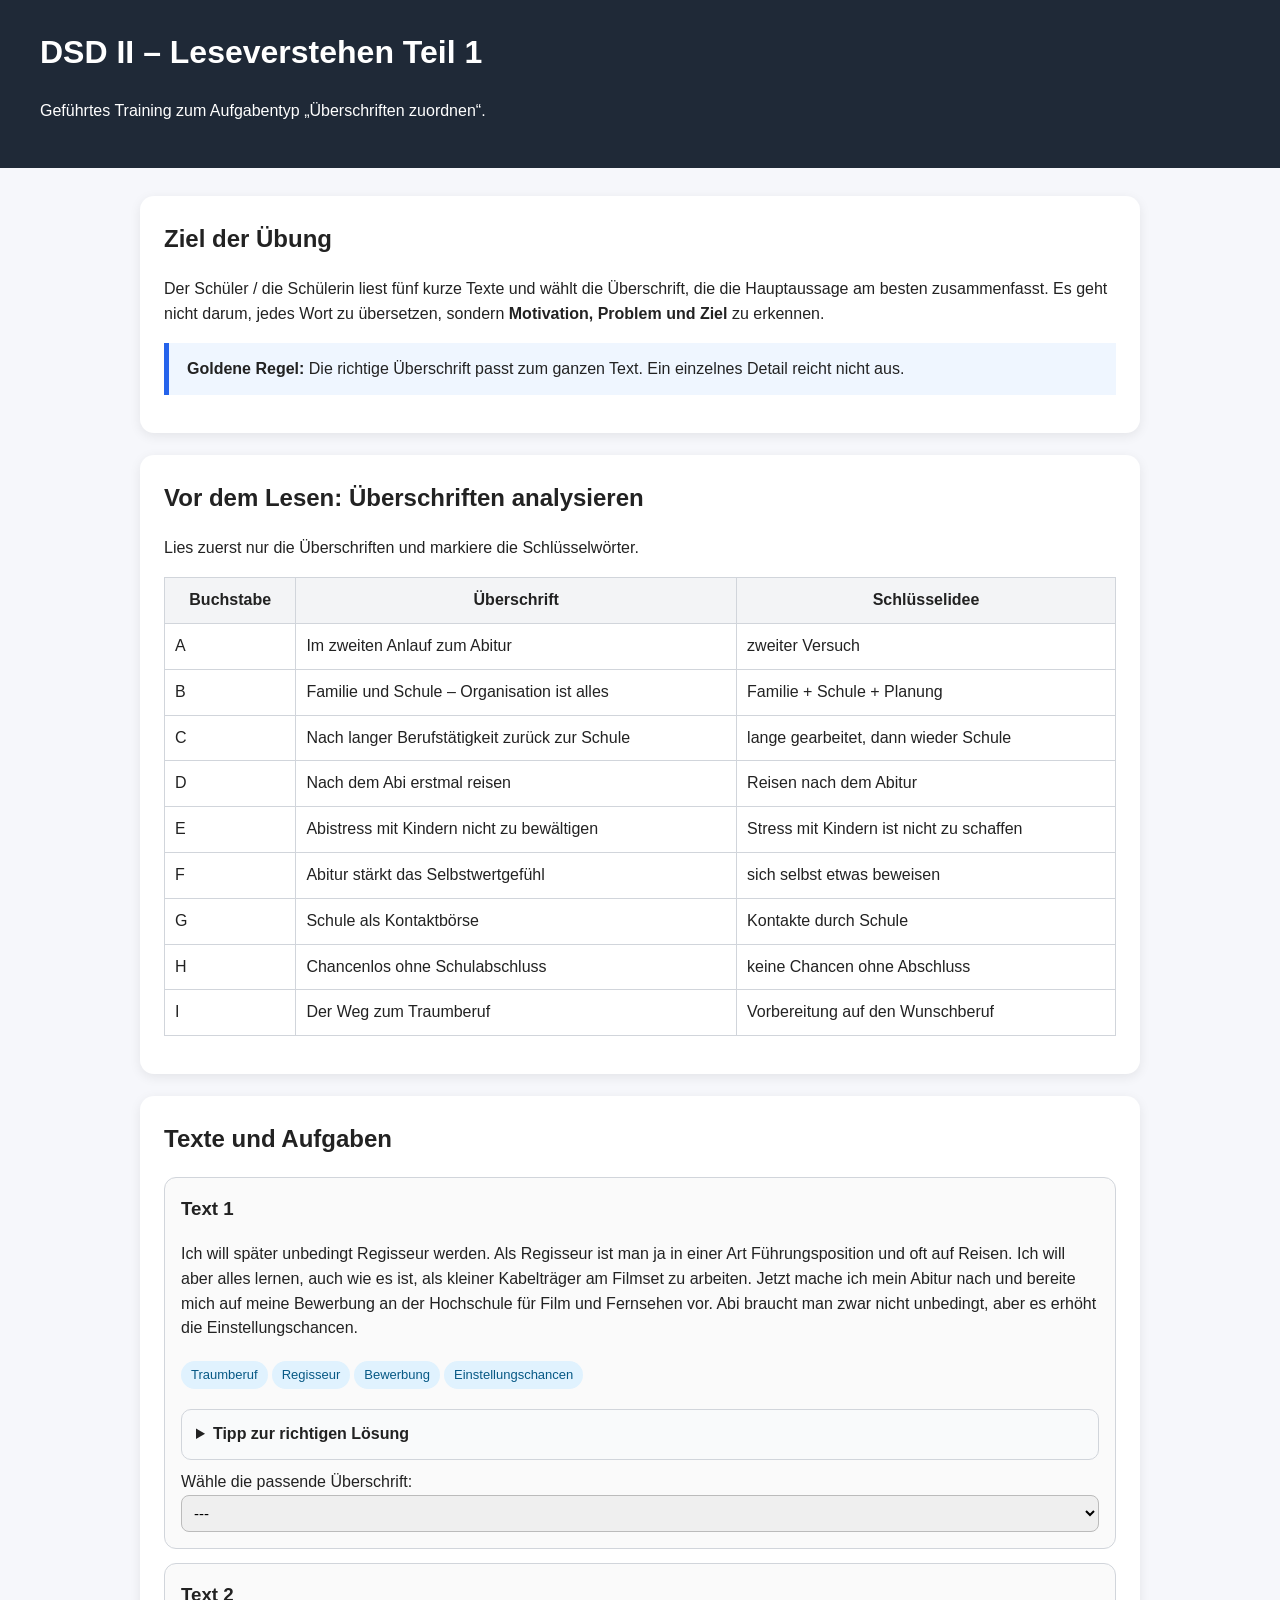
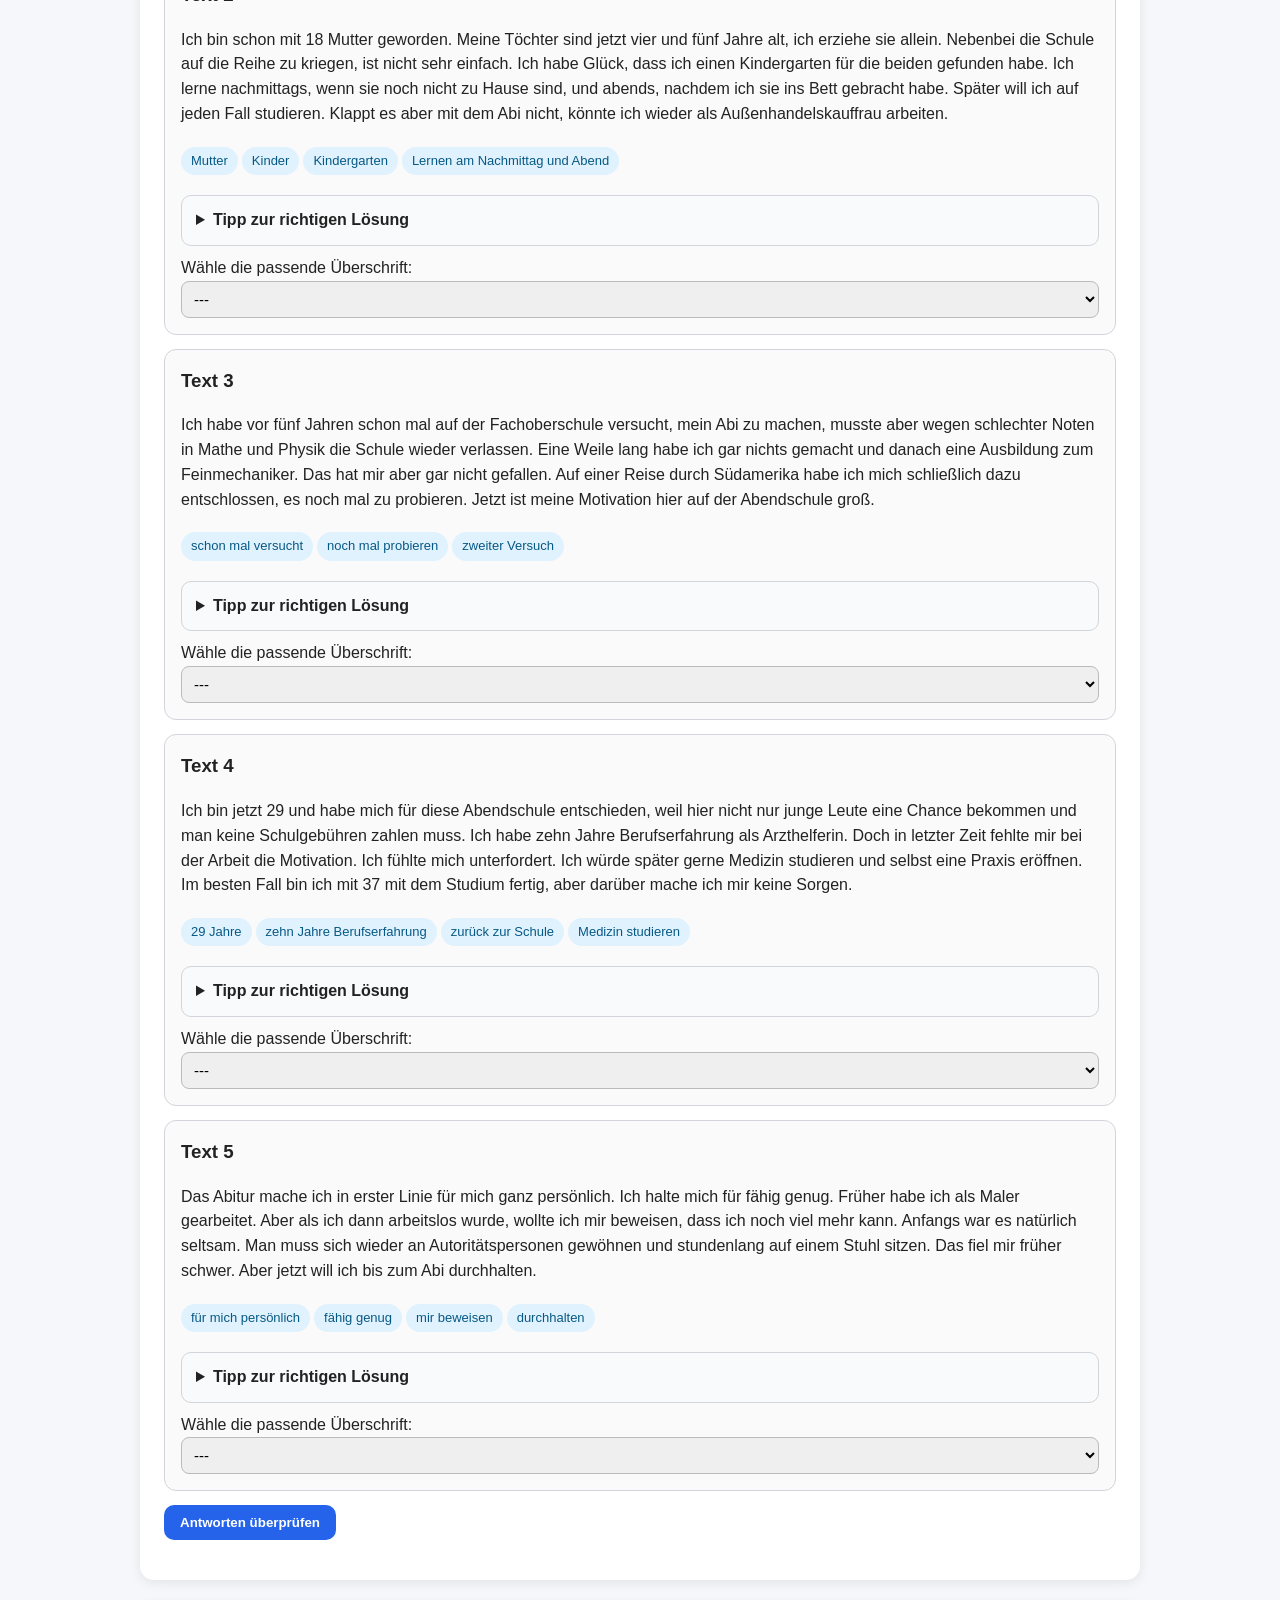
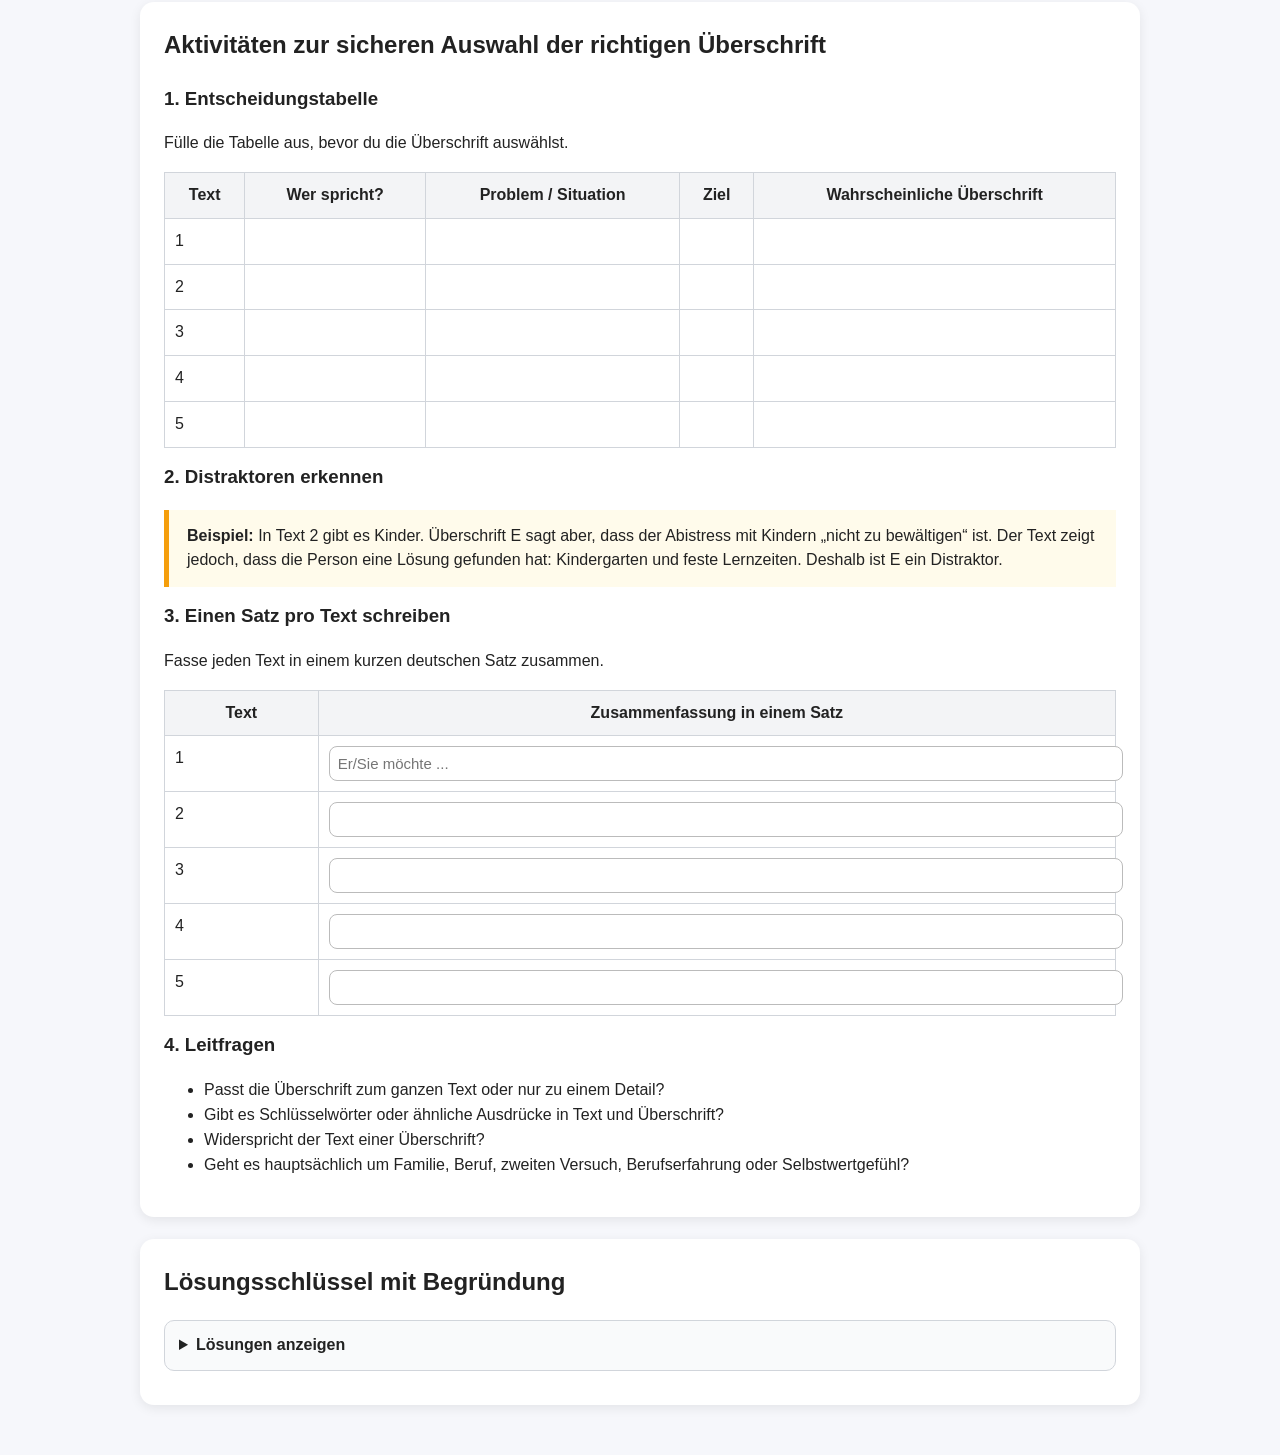
<file: preview (2).html>
<!DOCTYPE html>
<html lang="de">
<head>
  <meta charset="UTF-8" />
  <meta name="viewport" content="width=device-width, initial-scale=1.0" />
  <title>DSD II Leseverstehen Teil 1 – Training</title>
  <style>
    body { font-family: Arial, sans-serif; line-height: 1.55; margin: 0; background: #f6f7fb; color: #222; }
    header { background: #1f2937; color: white; padding: 28px 40px; }
    main { max-width: 1000px; margin: 0 auto; padding: 28px; }
    section { background: white; border-radius: 14px; padding: 24px; margin-bottom: 22px; box-shadow: 0 3px 12px rgba(0,0,0,.08); }
    h1, h2, h3 { margin-top: 0; }
    .tag { display:inline-block; background:#e0f2fe; color:#075985; padding:4px 10px; border-radius:999px; font-size:13px; margin:4px 4px 4px 0; }
    .box { border-left: 5px solid #2563eb; background:#eff6ff; padding:14px 18px; margin:14px 0; }
    .warning { border-left-color:#f59e0b; background:#fffbeb; }
    table { width:100%; border-collapse: collapse; margin:14px 0; }
    th, td { border:1px solid #d1d5db; padding:10px; vertical-align: top; }
    th { background:#f3f4f6; }
    .text-card { border:1px solid #d1d5db; border-radius:12px; padding:16px; margin:14px 0; background:#fafafa; }
    details { background:#f9fafb; border:1px solid #d1d5db; border-radius:10px; padding:12px 14px; margin:10px 0; }
    summary { cursor:pointer; font-weight:bold; }
    select, input[type="text"] { width:100%; padding:8px; border:1px solid #bbb; border-radius:8px; font-size:15px; }
    button { background:#2563eb; color:white; border:0; padding:10px 16px; border-radius:10px; cursor:pointer; font-weight:bold; }
    button:hover { background:#1d4ed8; }
    .answer { font-weight:bold; }
    .small { color:#555; font-size:14px; }
    @media print { body { background:white; } section { box-shadow:none; break-inside: avoid; } button { display:none; } }
  </style>
</head>
<body>
<header>
  <h1>DSD II – Leseverstehen Teil 1</h1>
  <p>Geführtes Training zum Aufgabentyp „Überschriften zuordnen“.</p>
</header>
<main>
  <section>
    <h2>Ziel der Übung</h2>
    <p>Der Schüler / die Schülerin liest fünf kurze Texte und wählt die Überschrift, die die Hauptaussage am besten zusammenfasst. Es geht nicht darum, jedes Wort zu übersetzen, sondern <strong>Motivation, Problem und Ziel</strong> zu erkennen.</p>
    <div class="box">
      <strong>Goldene Regel:</strong> Die richtige Überschrift passt zum ganzen Text. Ein einzelnes Detail reicht nicht aus.
    </div>
  </section>

  <section>
    <h2>Vor dem Lesen: Überschriften analysieren</h2>
    <p>Lies zuerst nur die Überschriften und markiere die Schlüsselwörter.</p>
    <table>
      <tr><th>Buchstabe</th><th>Überschrift</th><th>Schlüsselidee</th></tr>
      <tr><td>A</td><td>Im zweiten Anlauf zum Abitur</td><td>zweiter Versuch</td></tr>
      <tr><td>B</td><td>Familie und Schule – Organisation ist alles</td><td>Familie + Schule + Planung</td></tr>
      <tr><td>C</td><td>Nach langer Berufstätigkeit zurück zur Schule</td><td>lange gearbeitet, dann wieder Schule</td></tr>
      <tr><td>D</td><td>Nach dem Abi erstmal reisen</td><td>Reisen nach dem Abitur</td></tr>
      <tr><td>E</td><td>Abistress mit Kindern nicht zu bewältigen</td><td>Stress mit Kindern ist nicht zu schaffen</td></tr>
      <tr><td>F</td><td>Abitur stärkt das Selbstwertgefühl</td><td>sich selbst etwas beweisen</td></tr>
      <tr><td>G</td><td>Schule als Kontaktbörse</td><td>Kontakte durch Schule</td></tr>
      <tr><td>H</td><td>Chancenlos ohne Schulabschluss</td><td>keine Chancen ohne Abschluss</td></tr>
      <tr><td>I</td><td>Der Weg zum Traumberuf</td><td>Vorbereitung auf den Wunschberuf</td></tr>
    </table>
  </section>

  <section>
    <h2>Texte und Aufgaben</h2>

    <div class="text-card">
      <h3>Text 1</h3>
      <p>Ich will später unbedingt Regisseur werden. Als Regisseur ist man ja in einer Art Führungsposition und oft auf Reisen. Ich will aber alles lernen, auch wie es ist, als kleiner Kabelträger am Filmset zu arbeiten. Jetzt mache ich mein Abitur nach und bereite mich auf meine Bewerbung an der Hochschule für Film und Fernsehen vor. Abi braucht man zwar nicht unbedingt, aber es erhöht die Einstellungschancen.</p>
      <p><span class="tag">Traumberuf</span><span class="tag">Regisseur</span><span class="tag">Bewerbung</span><span class="tag">Einstellungschancen</span></p>
      <details><summary>Tipp zur richtigen Lösung</summary><p>Die Hauptidee ist nicht das Reisen. Die Person bereitet sich auf einen konkreten Beruf vor: Regisseur.</p></details>
      <label>Wähle die passende Überschrift:</label><select id="q1"><option value="">---</option><option>A</option><option>B</option><option>C</option><option>D</option><option>E</option><option>F</option><option>G</option><option>H</option><option>I</option></select>
    </div>

    <div class="text-card">
      <h3>Text 2</h3>
      <p>Ich bin schon mit 18 Mutter geworden. Meine Töchter sind jetzt vier und fünf Jahre alt, ich erziehe sie allein. Nebenbei die Schule auf die Reihe zu kriegen, ist nicht sehr einfach. Ich habe Glück, dass ich einen Kindergarten für die beiden gefunden habe. Ich lerne nachmittags, wenn sie noch nicht zu Hause sind, und abends, nachdem ich sie ins Bett gebracht habe. Später will ich auf jeden Fall studieren. Klappt es aber mit dem Abi nicht, könnte ich wieder als Außenhandelskauffrau arbeiten.</p>
      <p><span class="tag">Mutter</span><span class="tag">Kinder</span><span class="tag">Kindergarten</span><span class="tag">Lernen am Nachmittag und Abend</span></p>
      <details><summary>Tipp zur richtigen Lösung</summary><p>Es geht um Kinder, Schule und Zeitplanung. Achtung: Der Text sagt nicht, dass es unmöglich ist. Deshalb passt E nicht.</p></details>
      <label>Wähle die passende Überschrift:</label><select id="q2"><option value="">---</option><option>A</option><option>B</option><option>C</option><option>D</option><option>E</option><option>F</option><option>G</option><option>H</option><option>I</option></select>
    </div>

    <div class="text-card">
      <h3>Text 3</h3>
      <p>Ich habe vor fünf Jahren schon mal auf der Fachoberschule versucht, mein Abi zu machen, musste aber wegen schlechter Noten in Mathe und Physik die Schule wieder verlassen. Eine Weile lang habe ich gar nichts gemacht und danach eine Ausbildung zum Feinmechaniker. Das hat mir aber gar nicht gefallen. Auf einer Reise durch Südamerika habe ich mich schließlich dazu entschlossen, es noch mal zu probieren. Jetzt ist meine Motivation hier auf der Abendschule groß.</p>
      <p><span class="tag">schon mal versucht</span><span class="tag">noch mal probieren</span><span class="tag">zweiter Versuch</span></p>
      <details><summary>Tipp zur richtigen Lösung</summary><p>„schon mal versucht“ und „noch mal probieren“ zeigen klar: Es ist ein zweiter Anlauf.</p></details>
      <label>Wähle die passende Überschrift:</label><select id="q3"><option value="">---</option><option>A</option><option>B</option><option>C</option><option>D</option><option>E</option><option>F</option><option>G</option><option>H</option><option>I</option></select>
    </div>

    <div class="text-card">
      <h3>Text 4</h3>
      <p>Ich bin jetzt 29 und habe mich für diese Abendschule entschieden, weil hier nicht nur junge Leute eine Chance bekommen und man keine Schulgebühren zahlen muss. Ich habe zehn Jahre Berufserfahrung als Arzthelferin. Doch in letzter Zeit fehlte mir bei der Arbeit die Motivation. Ich fühlte mich unterfordert. Ich würde später gerne Medizin studieren und selbst eine Praxis eröffnen. Im besten Fall bin ich mit 37 mit dem Studium fertig, aber darüber mache ich mir keine Sorgen.</p>
      <p><span class="tag">29 Jahre</span><span class="tag">zehn Jahre Berufserfahrung</span><span class="tag">zurück zur Schule</span><span class="tag">Medizin studieren</span></p>
      <details><summary>Tipp zur richtigen Lösung</summary><p>Entscheidend ist: Die Person hat lange gearbeitet und geht jetzt wieder zur Schule.</p></details>
      <label>Wähle die passende Überschrift:</label><select id="q4"><option value="">---</option><option>A</option><option>B</option><option>C</option><option>D</option><option>E</option><option>F</option><option>G</option><option>H</option><option>I</option></select>
    </div>

    <div class="text-card">
      <h3>Text 5</h3>
      <p>Das Abitur mache ich in erster Linie für mich ganz persönlich. Ich halte mich für fähig genug. Früher habe ich als Maler gearbeitet. Aber als ich dann arbeitslos wurde, wollte ich mir beweisen, dass ich noch viel mehr kann. Anfangs war es natürlich seltsam. Man muss sich wieder an Autoritätspersonen gewöhnen und stundenlang auf einem Stuhl sitzen. Das fiel mir früher schwer. Aber jetzt will ich bis zum Abi durchhalten.</p>
      <p><span class="tag">für mich persönlich</span><span class="tag">fähig genug</span><span class="tag">mir beweisen</span><span class="tag">durchhalten</span></p>
      <details><summary>Tipp zur richtigen Lösung</summary><p>Der Schwerpunkt liegt darauf, sich selbst zu beweisen, dass man mehr kann. Das verweist auf Selbstwertgefühl.</p></details>
      <label>Wähle die passende Überschrift:</label><select id="q5"><option value="">---</option><option>A</option><option>B</option><option>C</option><option>D</option><option>E</option><option>F</option><option>G</option><option>H</option><option>I</option></select>
    </div>

    <button onclick="checkAnswers()">Antworten überprüfen</button>
    <p id="result" class="answer"></p>
  </section>

  <section>
    <h2>Aktivitäten zur sicheren Auswahl der richtigen Überschrift</h2>
    <h3>1. Entscheidungstabelle</h3>
    <p>Fülle die Tabelle aus, bevor du die Überschrift auswählst.</p>
    <table>
      <tr><th>Text</th><th>Wer spricht?</th><th>Problem / Situation</th><th>Ziel</th><th>Wahrscheinliche Überschrift</th></tr>
      <tr><td>1</td><td></td><td></td><td></td><td></td></tr>
      <tr><td>2</td><td></td><td></td><td></td><td></td></tr>
      <tr><td>3</td><td></td><td></td><td></td><td></td></tr>
      <tr><td>4</td><td></td><td></td><td></td><td></td></tr>
      <tr><td>5</td><td></td><td></td><td></td><td></td></tr>
    </table>

    <h3>2. Distraktoren erkennen</h3>
    <div class="warning box">
      <strong>Beispiel:</strong> In Text 2 gibt es Kinder. Überschrift E sagt aber, dass der Abistress mit Kindern „nicht zu bewältigen“ ist. Der Text zeigt jedoch, dass die Person eine Lösung gefunden hat: Kindergarten und feste Lernzeiten. Deshalb ist E ein Distraktor.
    </div>

    <h3>3. Einen Satz pro Text schreiben</h3>
    <p>Fasse jeden Text in einem kurzen deutschen Satz zusammen.</p>
    <table>
      <tr><th>Text</th><th>Zusammenfassung in einem Satz</th></tr>
      <tr><td>1</td><td><input type="text" placeholder="Er/Sie möchte ..." /></td></tr>
      <tr><td>2</td><td><input type="text" /></td></tr>
      <tr><td>3</td><td><input type="text" /></td></tr>
      <tr><td>4</td><td><input type="text" /></td></tr>
      <tr><td>5</td><td><input type="text" /></td></tr>
    </table>

    <h3>4. Leitfragen</h3>
    <ul>
      <li>Passt die Überschrift zum ganzen Text oder nur zu einem Detail?</li>
      <li>Gibt es Schlüsselwörter oder ähnliche Ausdrücke in Text und Überschrift?</li>
      <li>Widerspricht der Text einer Überschrift?</li>
      <li>Geht es hauptsächlich um Familie, Beruf, zweiten Versuch, Berufserfahrung oder Selbstwertgefühl?</li>
    </ul>
  </section>

  <section>
    <h2>Lösungsschlüssel mit Begründung</h2>
    <details><summary>Lösungen anzeigen</summary>
      <table>
        <tr><th>Text</th><th>Lösung</th><th>Begründung</th></tr>
        <tr><td>1</td><td>I – Der Weg zum Traumberuf</td><td>Die Person möchte Regisseur werden und bereitet sich auf die Hochschule für Film und Fernsehen vor.</td></tr>
        <tr><td>2</td><td>B – Familie und Schule – Organisation ist alles</td><td>Die Person ist alleinerziehende Mutter und organisiert Schule, Kindergarten und Lernzeiten.</td></tr>
        <tr><td>3</td><td>A – Im zweiten Anlauf zum Abitur</td><td>Die Person hat es früher schon einmal versucht und probiert es jetzt erneut.</td></tr>
        <tr><td>4</td><td>C – Nach langer Berufstätigkeit zurück zur Schule</td><td>Die Person hat zehn Jahre Berufserfahrung und besucht nun wieder die Abendschule.</td></tr>
        <tr><td>5</td><td>F – Abitur stärkt das Selbstwertgefühl</td><td>Die Person möchte sich selbst beweisen, dass sie mehr kann.</td></tr>
      </table>
    </details>
  </section>
</main>
<script>
function checkAnswers(){
  const answers = {q1:'I', q2:'B', q3:'A', q4:'C', q5:'F'};
  let score = 0;
  let feedback = [];
  for (const [id, ans] of Object.entries(answers)){
    const val = document.getElementById(id).value;
    if(val === ans){ score++; feedback.push(id.toUpperCase()+': ✓'); }
    else { feedback.push(id.toUpperCase()+': ✗ richtig = '+ans); }
  }
  document.getElementById('result').innerHTML = `Ergebnis: ${score}/5<br>${feedback.join(' | ')}`;
}
</script>
</body>
</html>
</file>
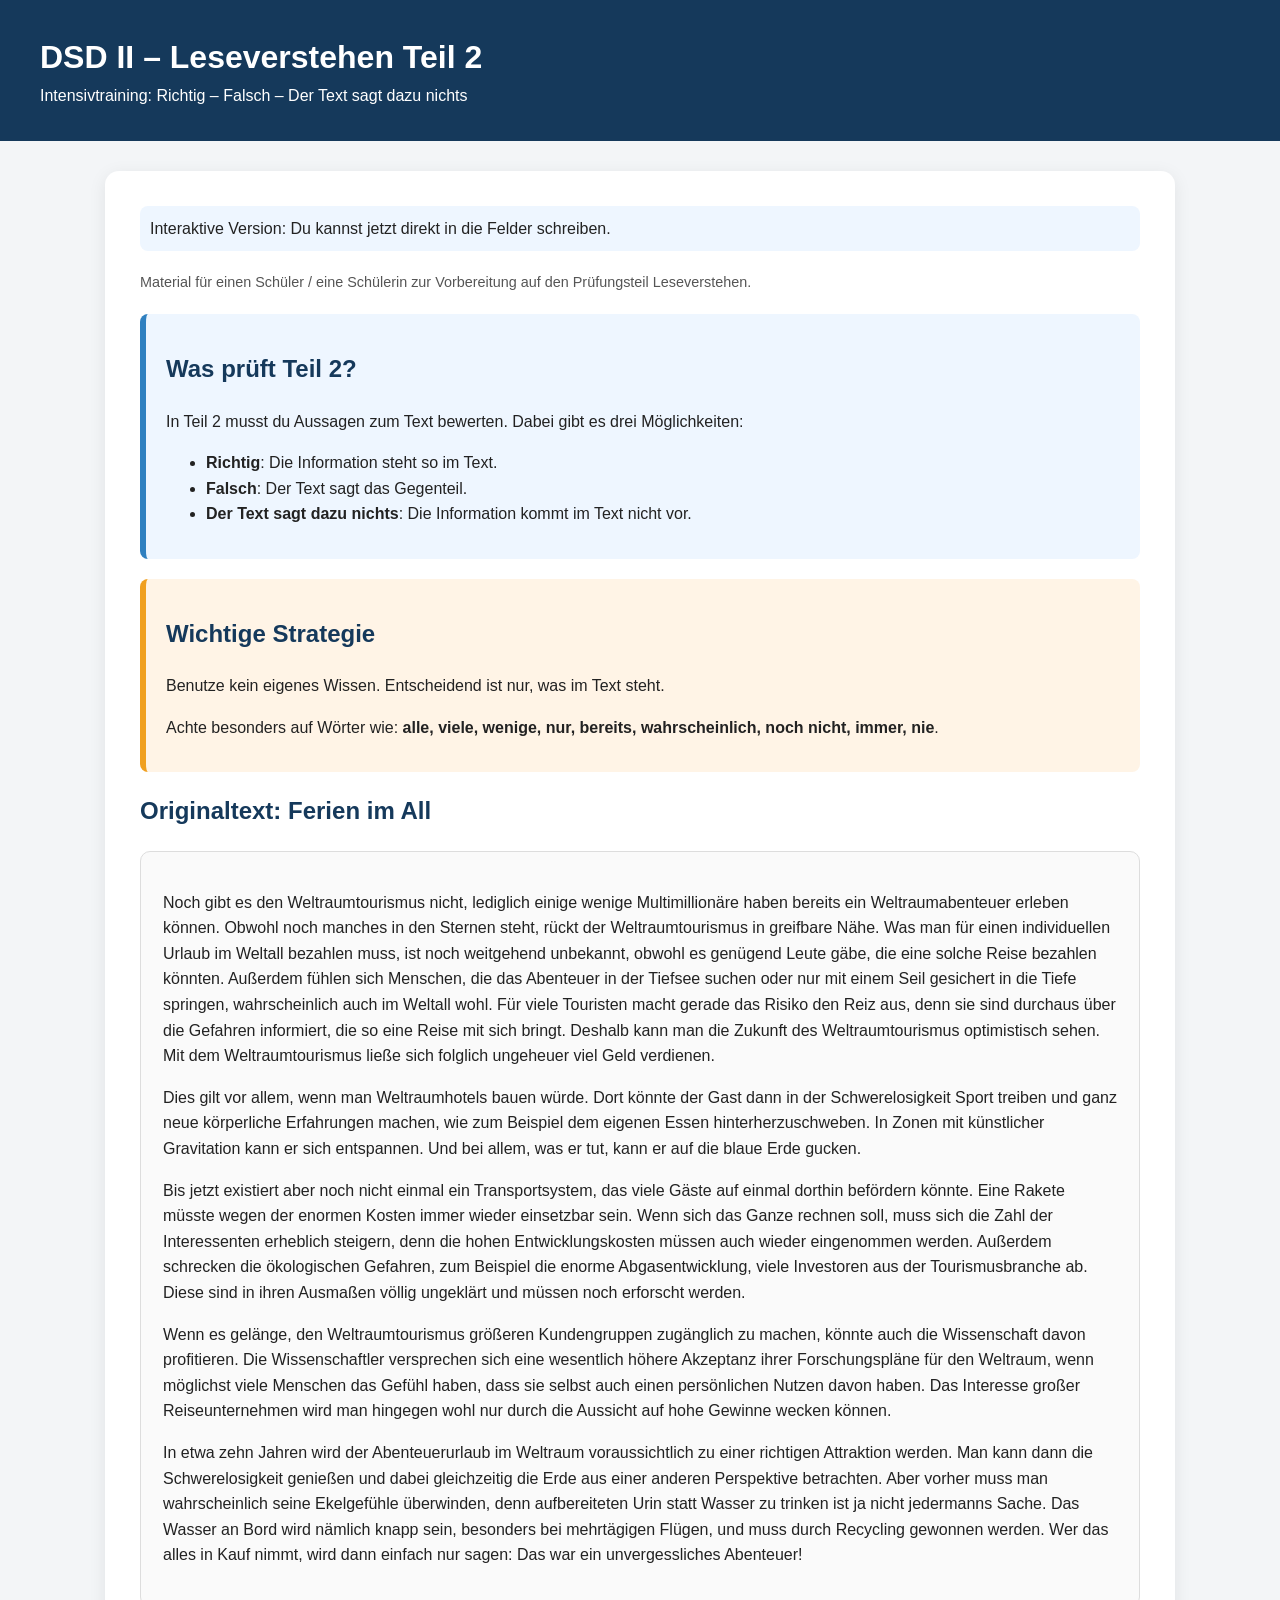
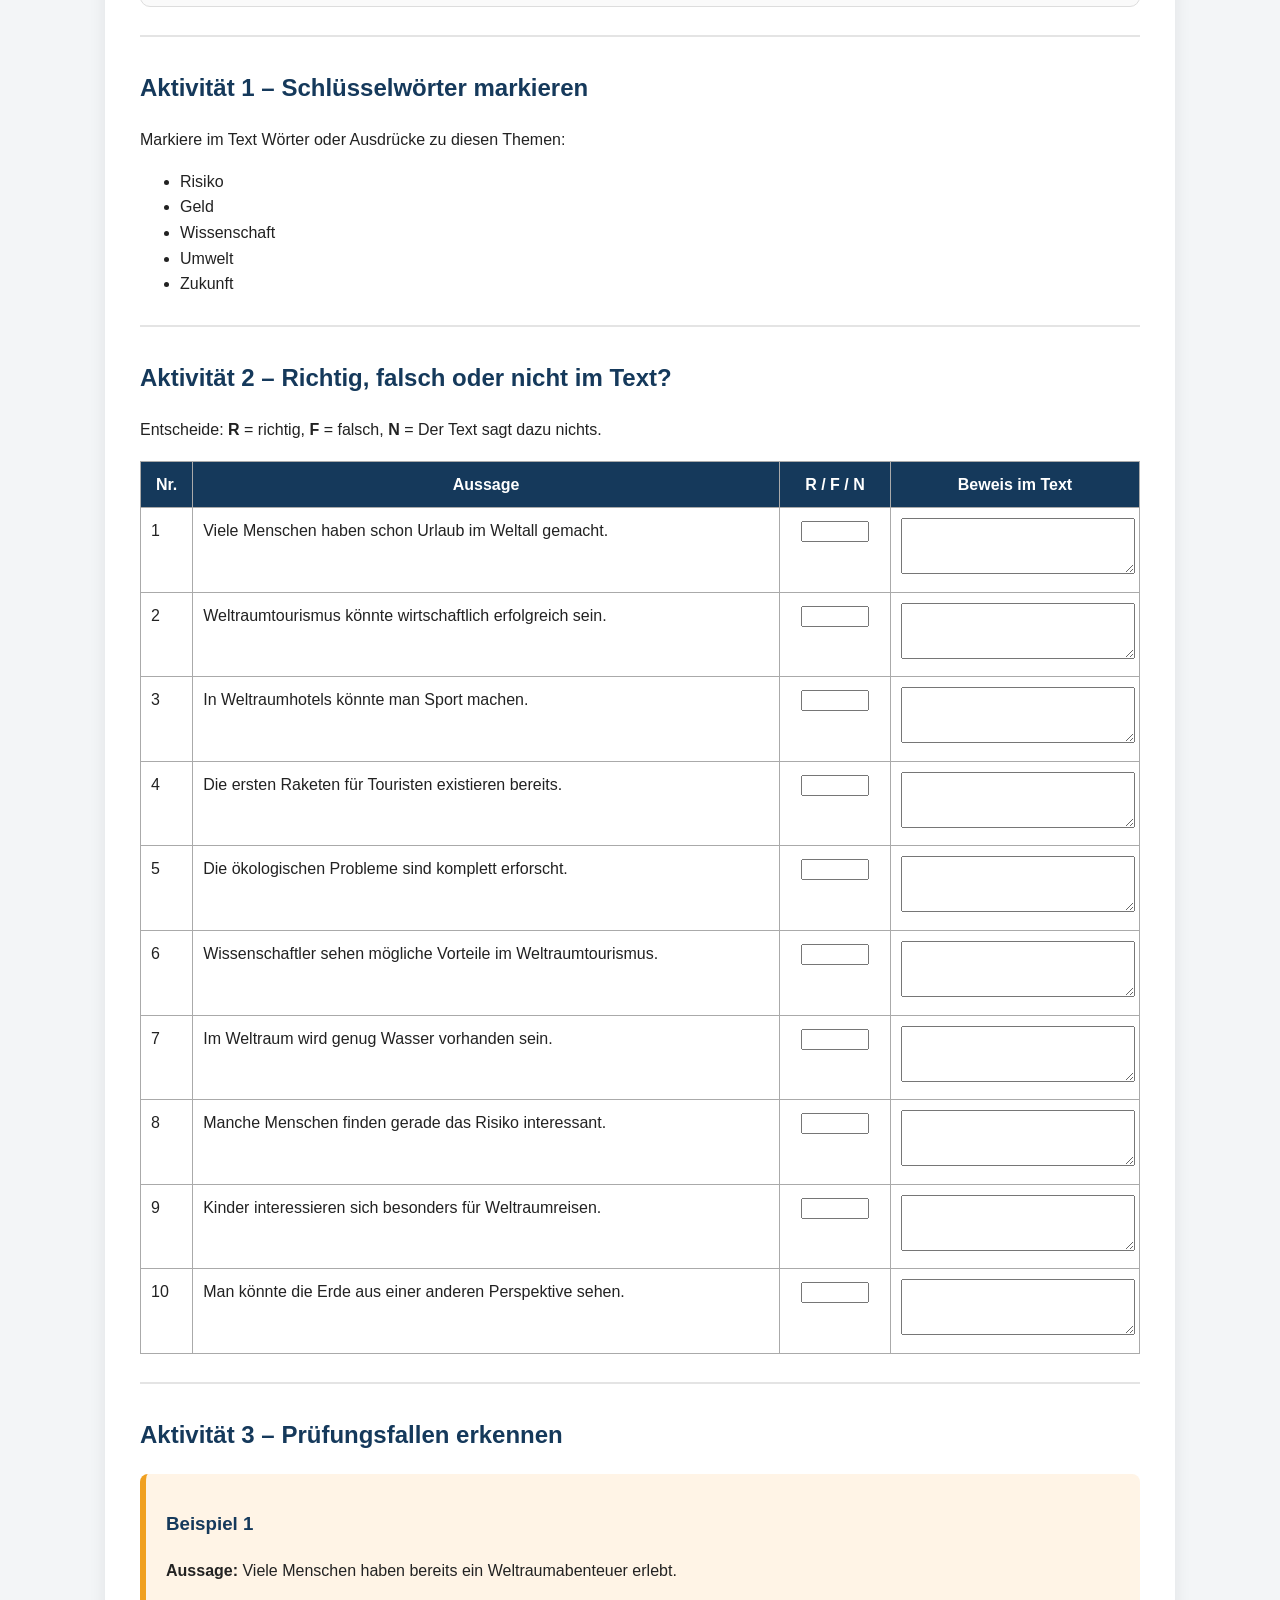
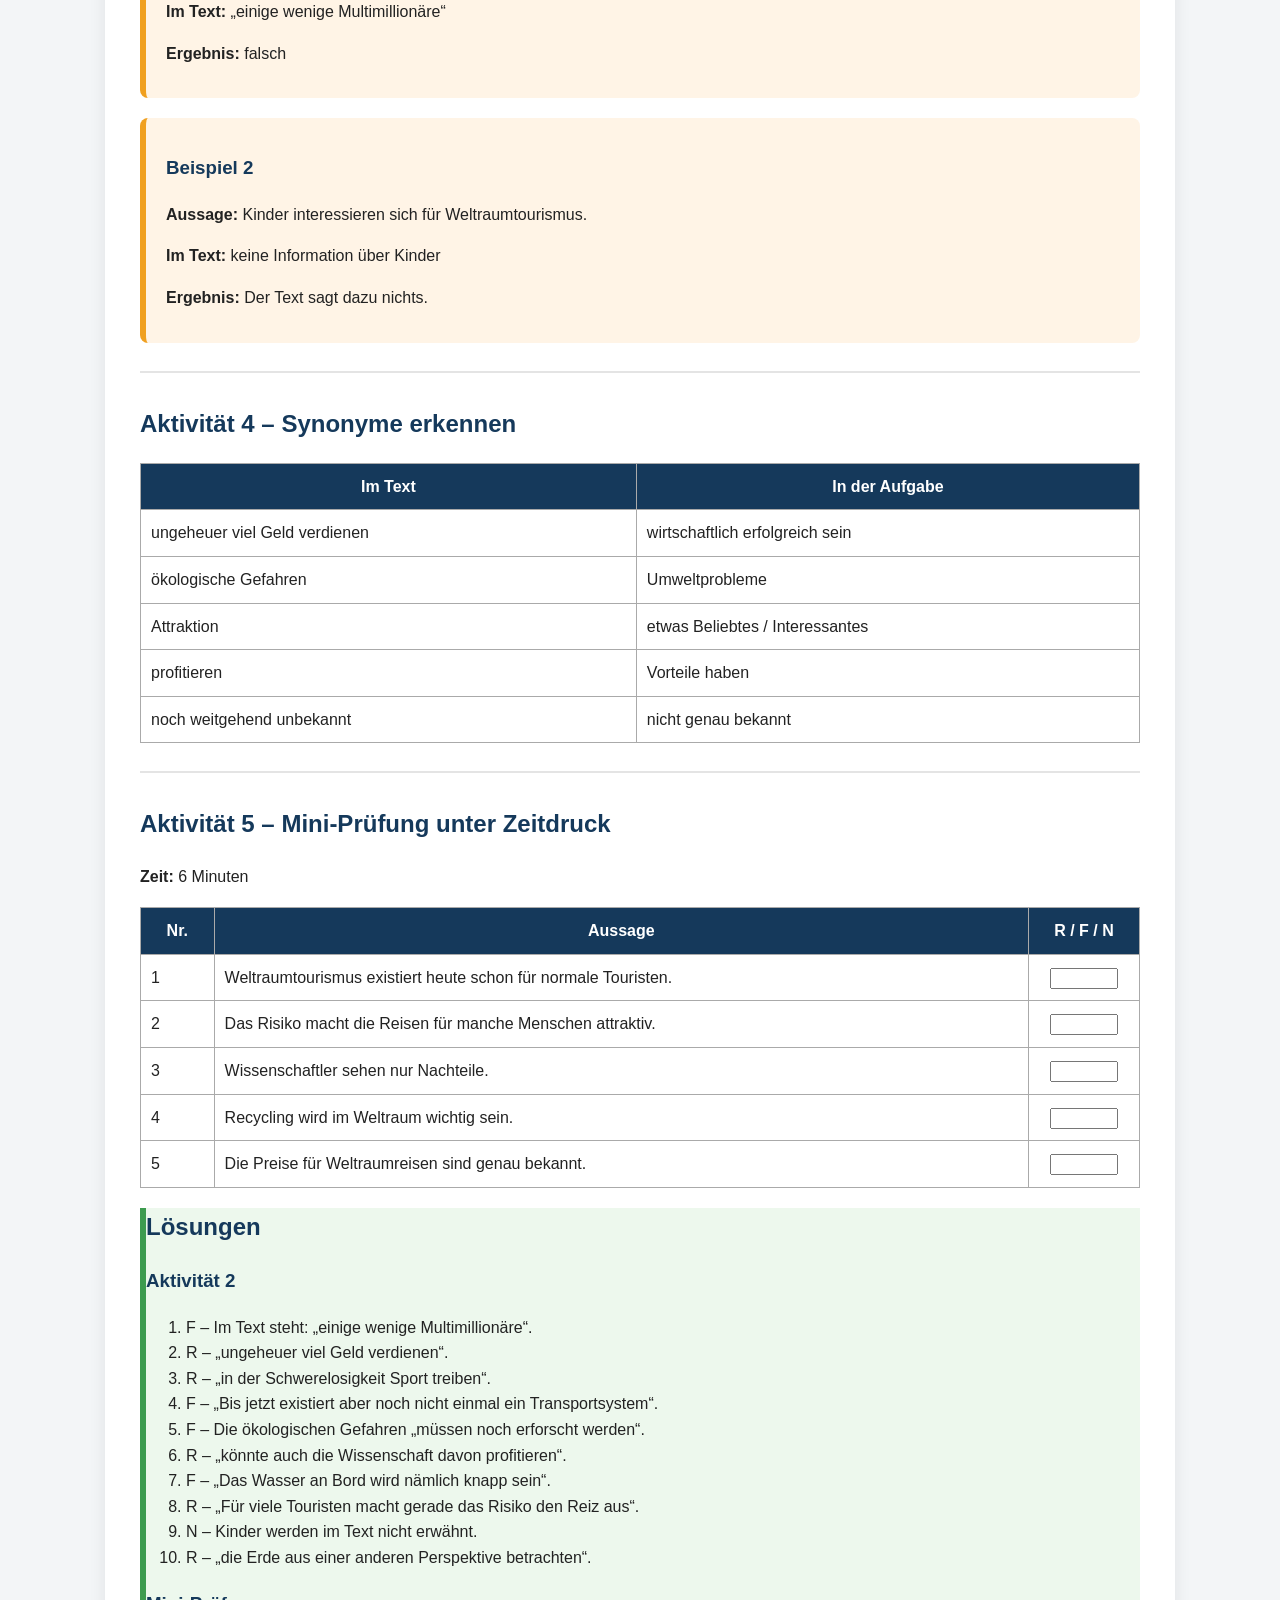
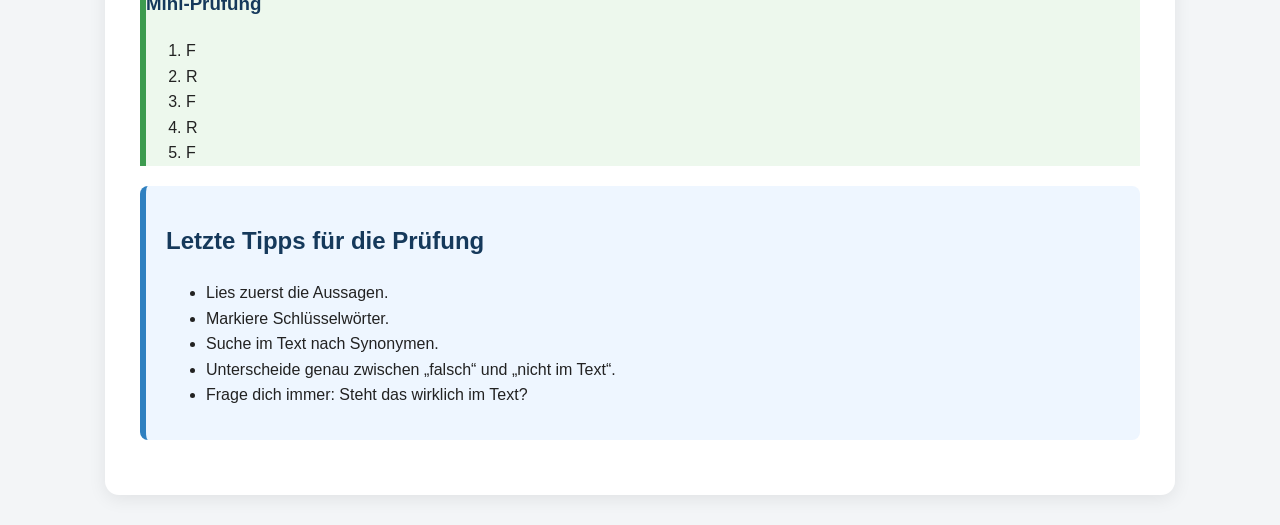
<file: preview_interaktiv.html>
<!DOCTYPE html>

<html lang="de">
<head>
<meta charset="utf-8"/>
<meta content="width=device-width, initial-scale=1.0" name="viewport"/>
<title>DSD II – Leseverstehen Teil 2: Ferien im All</title>
<style>
    body {
      font-family: Arial, sans-serif;
      line-height: 1.6;
      margin: 0;
      background: #f3f5f7;
      color: #222;
    }
    header {
      background: #15395b;
      color: white;
      padding: 32px 40px;
    }
    main {
      max-width: 1000px;
      margin: 30px auto;
      background: white;
      padding: 35px;
      border-radius: 14px;
      box-shadow: 0 4px 18px rgba(0,0,0,0.08);
    }
    h1, h2, h3 {
      color: #15395b;
    }
    header h1, header p {
      color: white;
      margin: 0;
    }
    .box {
      background: #eef6ff;
      border-left: 6px solid #2f80c0;
      padding: 16px 20px;
      margin: 20px 0;
      border-radius: 8px;
    }
    .warning {
      background: #fff4e6;
      border-left: 6px solid #f0a020;
    }
    .solution {
      background: #edf8ed;
      border-left: 6px solid #3d9b4f;
    }
    .text {
      background: #fafafa;
      padding: 22px;
      border: 1px solid #ddd;
      border-radius: 10px;
    }
    table {
      width: 100%;
      border-collapse: collapse;
      margin: 18px 0;
    }
    th {
      background: #15395b;
      color: white;
    }
    th, td {
      border: 1px solid #aaa;
      padding: 10px;
      vertical-align: top;
    }
    td.answer {
      width: 90px;
      text-align: center;
    }
    .small {
      font-size: 0.95em;
      color: #555;
    }
    .task {
      margin-top: 28px;
      padding-top: 12px;
      border-top: 2px solid #e4e4e4;
    }
    .print-note {
      font-size: 0.9em;
      color: #555;
    }
    @media print {
      body { background: white; }
      main { box-shadow: none; margin: 0; max-width: none; }
      header { background: white; color: black; padding: 0 0 20px 0; }
      header h1, header p { color: black; }
      .solution { page-break-before: always; }
    }
  </style>
</head>
<body>
<header>
<h1>DSD II – Leseverstehen Teil 2</h1>
<p>Intensivtraining: Richtig – Falsch – Der Text sagt dazu nichts</p>
</header>
<main><div style="background:#eef6ff;padding:10px;border-radius:8px;margin-bottom:20px;">Interaktive Version: Du kannst jetzt direkt in die Felder schreiben.</div>
<p class="print-note">Material für einen Schüler / eine Schülerin zur Vorbereitung auf den Prüfungsteil Leseverstehen.</p>
<section class="box">
<h2>Was prüft Teil 2?</h2>
<p>In Teil 2 musst du Aussagen zum Text bewerten. Dabei gibt es drei Möglichkeiten:</p>
<ul>
<li><strong>Richtig</strong>: Die Information steht so im Text.</li>
<li><strong>Falsch</strong>: Der Text sagt das Gegenteil.</li>
<li><strong>Der Text sagt dazu nichts</strong>: Die Information kommt im Text nicht vor.</li>
</ul>
</section>
<section class="box warning">
<h2>Wichtige Strategie</h2>
<p>Benutze kein eigenes Wissen. Entscheidend ist nur, was im Text steht.</p>
<p>Achte besonders auf Wörter wie: <strong>alle, viele, wenige, nur, bereits, wahrscheinlich, noch nicht, immer, nie</strong>.</p>
</section>
<section>
<h2>Originaltext: Ferien im All</h2>
<div class="text">
<p>Noch gibt es den Weltraumtourismus nicht, lediglich einige wenige Multimillionäre haben bereits ein Weltraumabenteuer erleben können. Obwohl noch manches in den Sternen steht, rückt der Weltraumtourismus in greifbare Nähe. Was man für einen individuellen Urlaub im Weltall bezahlen muss, ist noch weitgehend unbekannt, obwohl es genügend Leute gäbe, die eine solche Reise bezahlen könnten. Außerdem fühlen sich Menschen, die das Abenteuer in der Tiefsee suchen oder nur mit einem Seil gesichert in die Tiefe springen, wahrscheinlich auch im Weltall wohl. Für viele Touristen macht gerade das Risiko den Reiz aus, denn sie sind durchaus über die Gefahren informiert, die so eine Reise mit sich bringt. Deshalb kann man die Zukunft des Weltraumtourismus optimistisch sehen. Mit dem Weltraumtourismus ließe sich folglich ungeheuer viel Geld verdienen.</p>
<p>Dies gilt vor allem, wenn man Weltraumhotels bauen würde. Dort könnte der Gast dann in der Schwerelosigkeit Sport treiben und ganz neue körperliche Erfahrungen machen, wie zum Beispiel dem eigenen Essen hinterherzuschweben. In Zonen mit künstlicher Gravitation kann er sich entspannen. Und bei allem, was er tut, kann er auf die blaue Erde gucken.</p>
<p>Bis jetzt existiert aber noch nicht einmal ein Transportsystem, das viele Gäste auf einmal dorthin befördern könnte. Eine Rakete müsste wegen der enormen Kosten immer wieder einsetzbar sein. Wenn sich das Ganze rechnen soll, muss sich die Zahl der Interessenten erheblich steigern, denn die hohen Entwicklungskosten müssen auch wieder eingenommen werden. Außerdem schrecken die ökologischen Gefahren, zum Beispiel die enorme Abgasentwicklung, viele Investoren aus der Tourismusbranche ab. Diese sind in ihren Ausmaßen völlig ungeklärt und müssen noch erforscht werden.</p>
<p>Wenn es gelänge, den Weltraumtourismus größeren Kundengruppen zugänglich zu machen, könnte auch die Wissenschaft davon profitieren. Die Wissenschaftler versprechen sich eine wesentlich höhere Akzeptanz ihrer Forschungspläne für den Weltraum, wenn möglichst viele Menschen das Gefühl haben, dass sie selbst auch einen persönlichen Nutzen davon haben. Das Interesse großer Reiseunternehmen wird man hingegen wohl nur durch die Aussicht auf hohe Gewinne wecken können.</p>
<p>In etwa zehn Jahren wird der Abenteuerurlaub im Weltraum voraussichtlich zu einer richtigen Attraktion werden. Man kann dann die Schwerelosigkeit genießen und dabei gleichzeitig die Erde aus einer anderen Perspektive betrachten. Aber vorher muss man wahrscheinlich seine Ekelgefühle überwinden, denn aufbereiteten Urin statt Wasser zu trinken ist ja nicht jedermanns Sache. Das Wasser an Bord wird nämlich knapp sein, besonders bei mehrtägigen Flügen, und muss durch Recycling gewonnen werden. Wer das alles in Kauf nimmt, wird dann einfach nur sagen: Das war ein unvergessliches Abenteuer!</p>
</div>
</section>
<section class="task">
<h2>Aktivität 1 – Schlüsselwörter markieren</h2>
<p>Markiere im Text Wörter oder Ausdrücke zu diesen Themen:</p>
<ul>
<li>Risiko</li>
<li>Geld</li>
<li>Wissenschaft</li>
<li>Umwelt</li>
<li>Zukunft</li>
</ul>
</section>
<section class="task">
<h2>Aktivität 2 – Richtig, falsch oder nicht im Text?</h2>
<p>Entscheide: <strong>R</strong> = richtig, <strong>F</strong> = falsch, <strong>N</strong> = Der Text sagt dazu nichts.</p>
<table>
<tr>
<th>Nr.</th>
<th>Aussage</th>
<th>R / F / N</th>
<th>Beweis im Text</th>
</tr>
<tr><td>1</td><td>Viele Menschen haben schon Urlaub im Weltall gemacht.</td><td class="answer"><input style="width:60px; text-align:center;" type="text"/></td><td><textarea style="width:100%; min-height:50px;"></textarea></td></tr>
<tr><td>2</td><td>Weltraumtourismus könnte wirtschaftlich erfolgreich sein.</td><td class="answer"><input style="width:60px; text-align:center;" type="text"/></td><td><textarea style="width:100%; min-height:50px;"></textarea></td></tr>
<tr><td>3</td><td>In Weltraumhotels könnte man Sport machen.</td><td class="answer"><input style="width:60px; text-align:center;" type="text"/></td><td><textarea style="width:100%; min-height:50px;"></textarea></td></tr>
<tr><td>4</td><td>Die ersten Raketen für Touristen existieren bereits.</td><td class="answer"><input style="width:60px; text-align:center;" type="text"/></td><td><textarea style="width:100%; min-height:50px;"></textarea></td></tr>
<tr><td>5</td><td>Die ökologischen Probleme sind komplett erforscht.</td><td class="answer"><input style="width:60px; text-align:center;" type="text"/></td><td><textarea style="width:100%; min-height:50px;"></textarea></td></tr>
<tr><td>6</td><td>Wissenschaftler sehen mögliche Vorteile im Weltraumtourismus.</td><td class="answer"><input style="width:60px; text-align:center;" type="text"/></td><td><textarea style="width:100%; min-height:50px;"></textarea></td></tr>
<tr><td>7</td><td>Im Weltraum wird genug Wasser vorhanden sein.</td><td class="answer"><input style="width:60px; text-align:center;" type="text"/></td><td><textarea style="width:100%; min-height:50px;"></textarea></td></tr>
<tr><td>8</td><td>Manche Menschen finden gerade das Risiko interessant.</td><td class="answer"><input style="width:60px; text-align:center;" type="text"/></td><td><textarea style="width:100%; min-height:50px;"></textarea></td></tr>
<tr><td>9</td><td>Kinder interessieren sich besonders für Weltraumreisen.</td><td class="answer"><input style="width:60px; text-align:center;" type="text"/></td><td><textarea style="width:100%; min-height:50px;"></textarea></td></tr>
<tr><td>10</td><td>Man könnte die Erde aus einer anderen Perspektive sehen.</td><td class="answer"><input style="width:60px; text-align:center;" type="text"/></td><td><textarea style="width:100%; min-height:50px;"></textarea></td></tr>
</table>
</section>
<section class="task">
<h2>Aktivität 3 – Prüfungsfallen erkennen</h2>
<div class="box warning">
<h3>Beispiel 1</h3>
<p><strong>Aussage:</strong> Viele Menschen haben bereits ein Weltraumabenteuer erlebt.</p>
<p><strong>Im Text:</strong> „einige wenige Multimillionäre“</p>
<p><strong>Ergebnis:</strong> falsch</p>
</div>
<div class="box warning">
<h3>Beispiel 2</h3>
<p><strong>Aussage:</strong> Kinder interessieren sich für Weltraumtourismus.</p>
<p><strong>Im Text:</strong> keine Information über Kinder</p>
<p><strong>Ergebnis:</strong> Der Text sagt dazu nichts.</p>
</div>
</section>
<section class="task">
<h2>Aktivität 4 – Synonyme erkennen</h2>
<table>
<tr>
<th>Im Text</th>
<th>In der Aufgabe</th>
</tr>
<tr><td>ungeheuer viel Geld verdienen</td><td>wirtschaftlich erfolgreich sein</td></tr>
<tr><td>ökologische Gefahren</td><td>Umweltprobleme</td></tr>
<tr><td>Attraktion</td><td>etwas Beliebtes / Interessantes</td></tr>
<tr><td>profitieren</td><td>Vorteile haben</td></tr>
<tr><td>noch weitgehend unbekannt</td><td>nicht genau bekannt</td></tr>
</table>
</section>
<section class="task">
<h2>Aktivität 5 – Mini-Prüfung unter Zeitdruck</h2>
<p><strong>Zeit:</strong> 6 Minuten</p>
<table>
<tr>
<th>Nr.</th>
<th>Aussage</th>
<th>R / F / N</th>
</tr>
<tr><td>1</td><td>Weltraumtourismus existiert heute schon für normale Touristen.</td><td class="answer"><input style="width:60px; text-align:center;" type="text"/></td></tr>
<tr><td>2</td><td>Das Risiko macht die Reisen für manche Menschen attraktiv.</td><td class="answer"><input style="width:60px; text-align:center;" type="text"/></td></tr>
<tr><td>3</td><td>Wissenschaftler sehen nur Nachteile.</td><td class="answer"><input style="width:60px; text-align:center;" type="text"/></td></tr>
<tr><td>4</td><td>Recycling wird im Weltraum wichtig sein.</td><td class="answer"><input style="width:60px; text-align:center;" type="text"/></td></tr>
<tr><td>5</td><td>Die Preise für Weltraumreisen sind genau bekannt.</td><td class="answer"><input style="width:60px; text-align:center;" type="text"/></td></tr>
</table>
</section>
<section class="solution">
<h2>Lösungen</h2>
<h3>Aktivität 2</h3>
<ol>
<li>F – Im Text steht: „einige wenige Multimillionäre“.</li>
<li>R – „ungeheuer viel Geld verdienen“.</li>
<li>R – „in der Schwerelosigkeit Sport treiben“.</li>
<li>F – „Bis jetzt existiert aber noch nicht einmal ein Transportsystem“.</li>
<li>F – Die ökologischen Gefahren „müssen noch erforscht werden“.</li>
<li>R – „könnte auch die Wissenschaft davon profitieren“.</li>
<li>F – „Das Wasser an Bord wird nämlich knapp sein“.</li>
<li>R – „Für viele Touristen macht gerade das Risiko den Reiz aus“.</li>
<li>N – Kinder werden im Text nicht erwähnt.</li>
<li>R – „die Erde aus einer anderen Perspektive betrachten“.</li>
</ol>
<h3>Mini-Prüfung</h3>
<ol>
<li>F</li>
<li>R</li>
<li>F</li>
<li>R</li>
<li>F</li>
</ol>
</section>
<section class="box">
<h2>Letzte Tipps für die Prüfung</h2>
<ul>
<li>Lies zuerst die Aussagen.</li>
<li>Markiere Schlüsselwörter.</li>
<li>Suche im Text nach Synonymen.</li>
<li>Unterscheide genau zwischen „falsch“ und „nicht im Text“.</li>
<li>Frage dich immer: Steht das wirklich im Text?</li>
</ul>
</section>
</main>
</body>
</html>
</file>
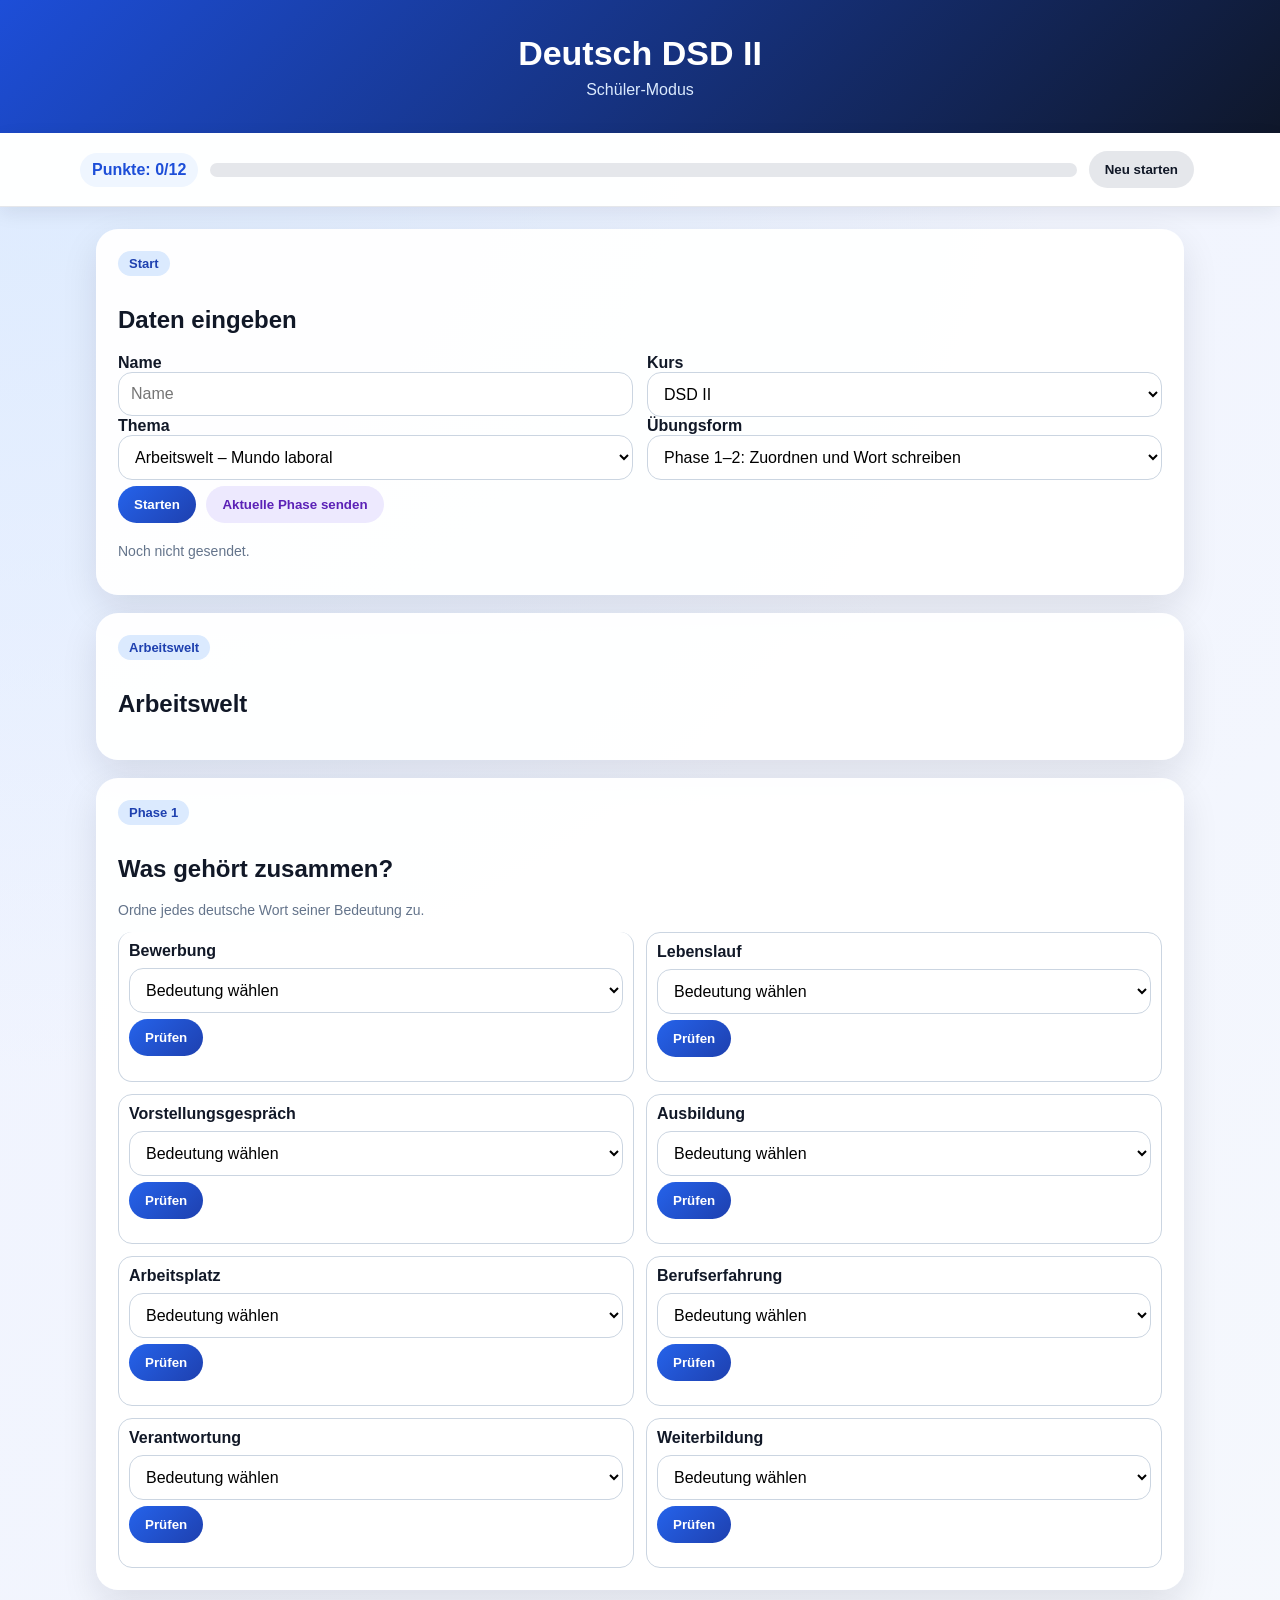
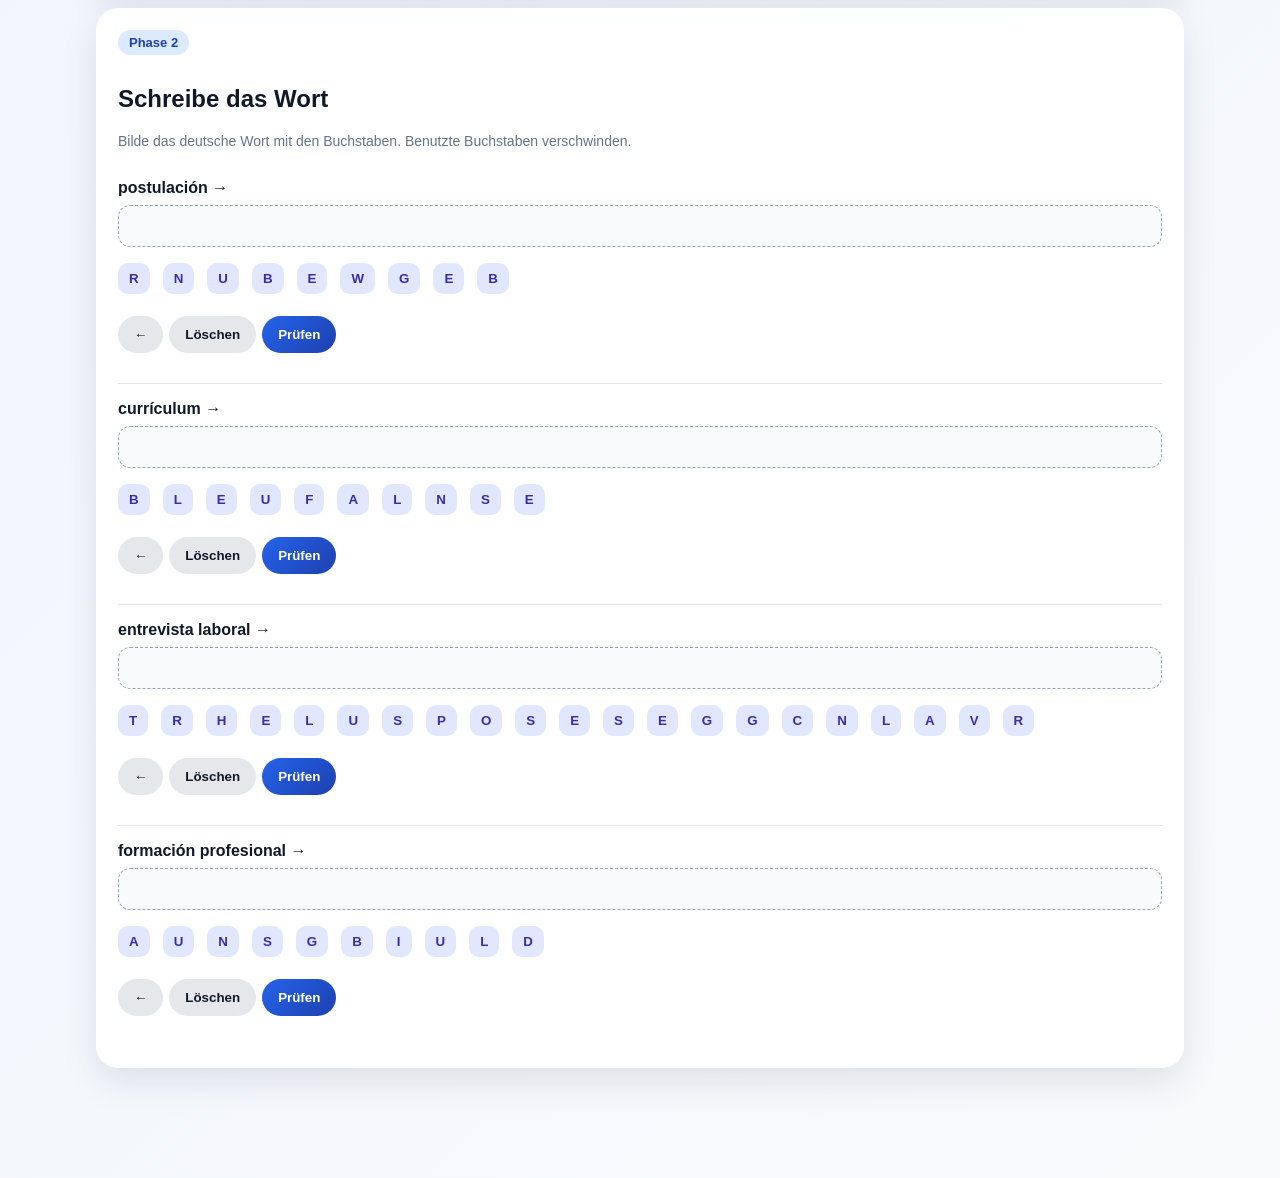
<file: student.html>
<!DOCTYPE html>
<html lang="de">
<head><meta charset="UTF-8"><meta name="viewport" content="width=device-width, initial-scale=1.0"><title>DeutschQuest DSD II – Schüler</title><link rel="stylesheet" href="css/style.css"></head>
<body>
<header><h1>Deutsch DSD II</h1><p>Schüler-Modus</p></header>
<div class="scoreBox"><div class="scoreInner"><span class="pill">Punkte: <span id="score">0</span>/<span id="total">0</span></span><div class="progress"><div id="bar" class="bar"></div></div><button class="secondary" onclick="resetCurrent()">Neu starten</button></div></div>
<main>
<section class="card">
<span class="badge">Start</span><h2>Daten eingeben</h2>
<div class="controls">
<div><label><strong>Name</strong></label><input id="studentName" placeholder="Name"></div>
<div><label><strong>Kurs</strong></label><select id="studentCourse"></select></div>
</div>
<div class="controls">
<div><label><strong>Thema</strong></label><select id="themeSelect"></select></div>
<div><label><strong>Übungsform</strong></label><select id="modeSelect">
<option value="training">Phase 1–2: Zuordnen und Wort schreiben</option>
<option value="families">Phase 3: Wortfamilien</option>
<option value="prep">Phase 4: Verben mit Präpositionen</option>
<option value="memory">Phase 5: Memory</option>
<option value="crossword">Phase 6: Wortkreuzrätsel</option>
<option value="exam">Phase 7: Lückentext</option>
<option value="mini">Phase 8: Meinung schreiben</option>
</select></div>
</div>
<button class="primary" onclick="saveStudent();render()">Starten</button>
<button class="hint" onclick="sendCurrentResults()">Aktuelle Phase senden</button>
<p id="saveStatus" class="small">Noch nicht gesendet.</p>
</section>
<section id="content"></section>
</main>
<script src="data/themes.js"></script>
<script src="js/config.js"></script>
<script src="js/student.js"></script>
</body>
</html>
</file>
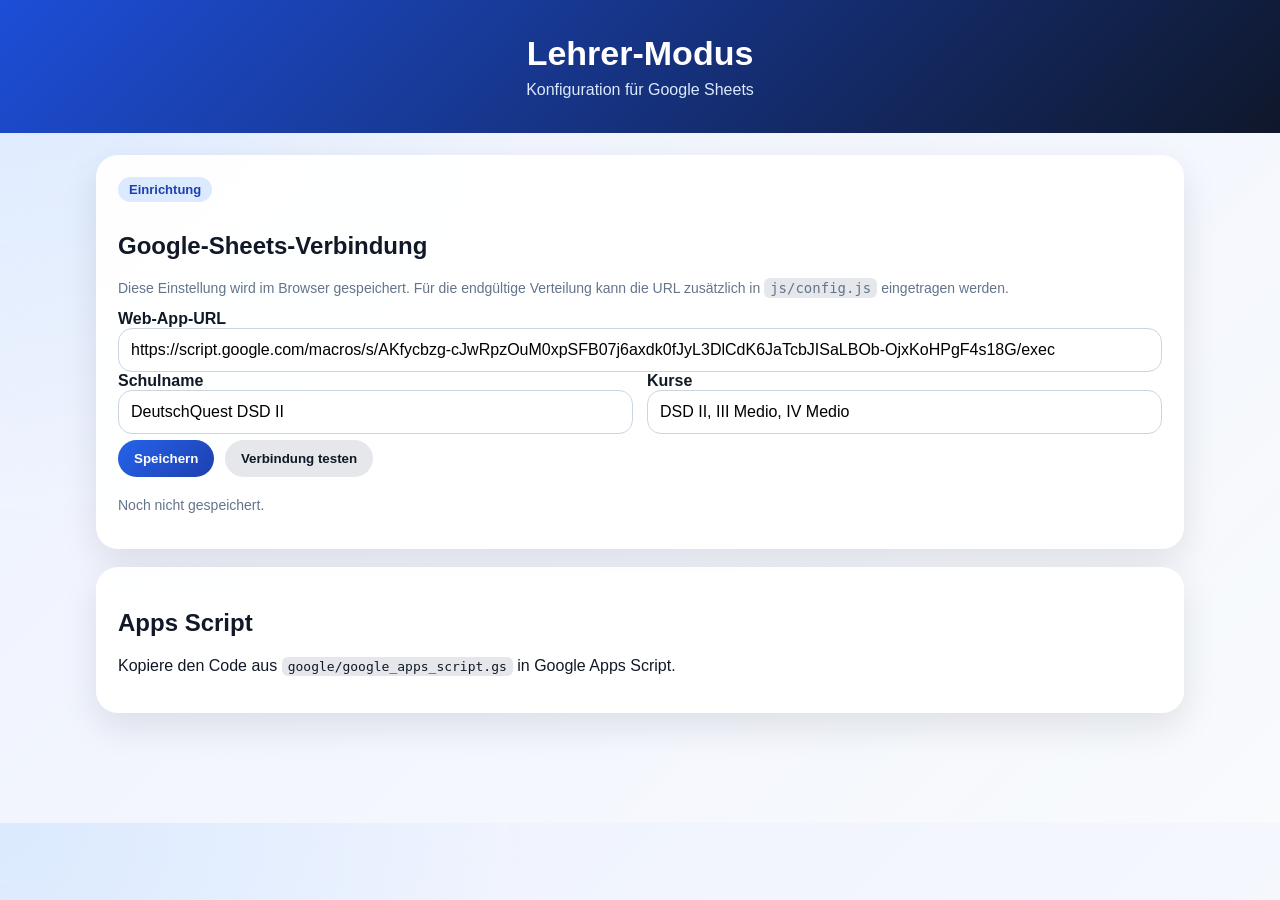
<file: teacher.html>
<!DOCTYPE html>
<html lang="de">
<head><meta charset="UTF-8"><meta name="viewport" content="width=device-width, initial-scale=1.0"><title>DeutschQuest DSD II – Lehrer</title><link rel="stylesheet" href="css/style.css"></head>
<body>
<header><h1>Lehrer-Modus</h1><p>Konfiguration für Google Sheets</p></header>
<main>
<section class="card">
<span class="badge">Einrichtung</span>
<h2>Google-Sheets-Verbindung</h2>
<p class="small">Diese Einstellung wird im Browser gespeichert. Für die endgültige Verteilung kann die URL zusätzlich in <code>js/config.js</code> eingetragen werden.</p>
<label><strong>Web-App-URL</strong></label>
<input id="sheetUrl" placeholder="https://script.google.com/macros/s/.../exec">
<div class="controls">
<div><label><strong>Schulname</strong></label><input id="schoolName" placeholder="DeutschQuest DSD II"></div>
<div><label><strong>Kurse</strong></label><input id="courses" placeholder="DSD II, III Medio, IV Medio"></div>
</div>
<button class="primary" onclick="saveTeacherConfig()">Speichern</button>
<button class="secondary" onclick="testConnection()">Verbindung testen</button>
<p id="status" class="small">Noch nicht gespeichert.</p>
</section>
<section class="card">
<h2>Apps Script</h2>
<p>Kopiere den Code aus <code>google/google_apps_script.gs</code> in Google Apps Script.</p>
</section>
</main>
<script src="js/config.js"></script>
<script src="js/teacher.js"></script>
</body>
</html>
</file>
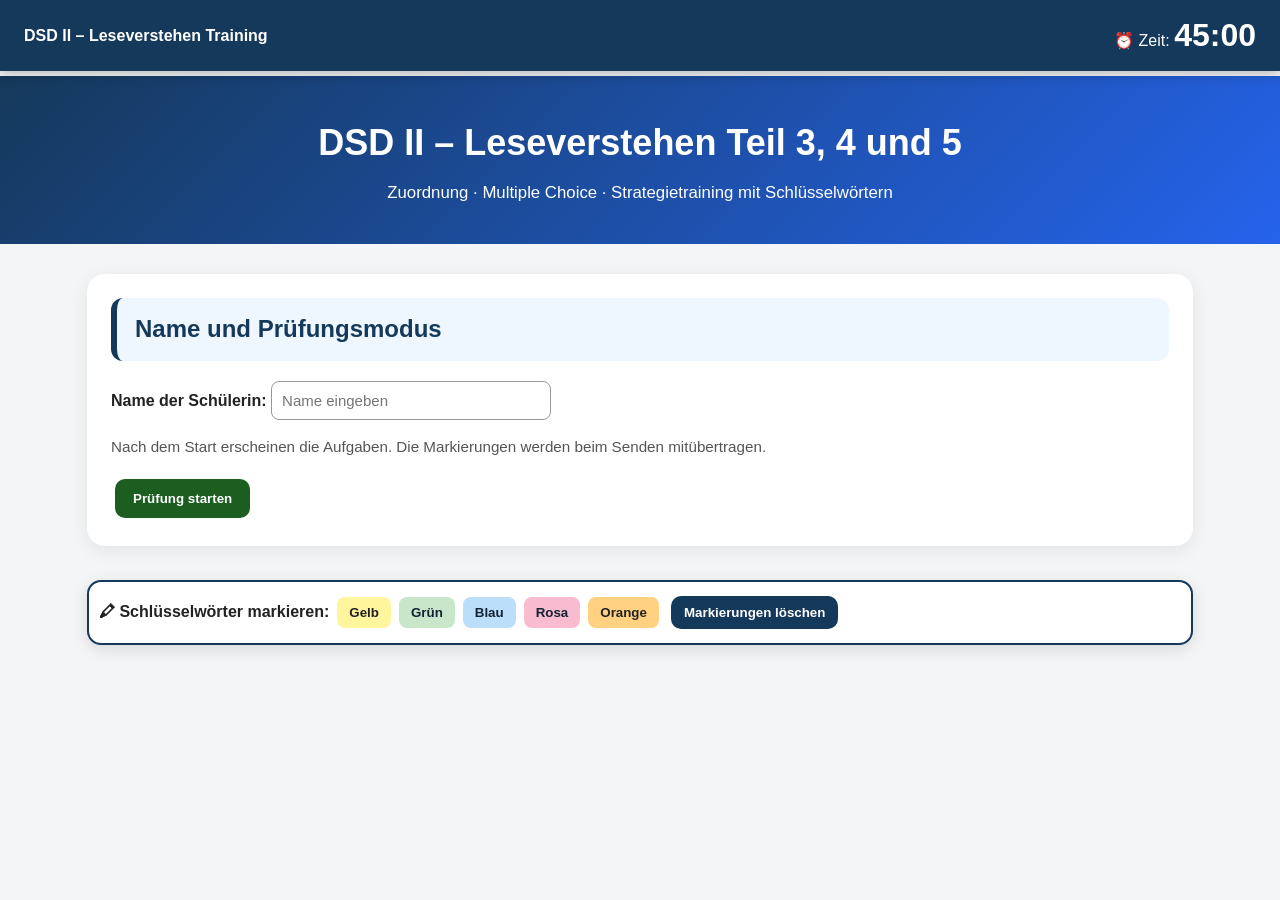
<file: leseverstehen/DSDII_LV_Teil3_4_5_markierungen_google_sheets.html>
<!DOCTYPE html>
<html lang="de">
<head>
<meta charset="UTF-8">
<meta name="viewport" content="width=device-width, initial-scale=1.0">
<title>DSD II – Leseverstehen Teil 3, 4 und 5</title>
<style>
:root{--blue:#15395b;--blue2:#0f2b45;--light:#eef6ff;--bg:#f3f5f7;--ok:#1b5e20;--bad:#b71c1c;--warn:#f59e0b}*{box-sizing:border-box}body{margin:0;font-family:Arial,Helvetica,sans-serif;background:var(--bg);color:#222;line-height:1.6;padding-top:76px}#examHeader{position:fixed;top:0;left:0;width:100%;background:var(--blue);color:white;padding:10px 24px;z-index:10000;display:flex;justify-content:space-between;align-items:center;box-shadow:0 3px 12px rgba(0,0,0,.25)}#timerDisplay{font-size:2rem;font-weight:bold}.top-header{background:linear-gradient(135deg,#15395b,#2563eb);color:white;padding:38px 24px;text-align:center}.top-header h1{margin:0;font-size:2.25rem}.top-header p{margin:8px 0 0;font-size:1.05rem}nav{position:sticky;top:76px;z-index:9998;background:white;border-bottom:1px solid #ddd;padding:10px 20px;text-align:center;box-shadow:0 2px 10px rgba(0,0,0,.08)}nav a{display:inline-block;margin:5px;padding:9px 14px;background:var(--blue);color:white;text-decoration:none;border-radius:10px;font-weight:bold}nav a:hover{background:var(--blue2)}.container{max-width:1150px;margin:30px auto;padding:0 22px 50px}.page-section{margin-bottom:34px;background:white;border-radius:18px;padding:24px;box-shadow:0 4px 18px rgba(0,0,0,.08)}.section-title{background:var(--light);border-left:6px solid var(--blue);padding:12px 18px;border-radius:12px;margin-bottom:20px}.section-title h2{margin:0;color:var(--blue)}.box{background:#f8fafc;border:1px solid #dbe3ea;border-radius:14px;padding:16px;margin:16px 0}.warning{background:#fff7ed;border-color:#fb923c}.text-card{background:#fbfdff;border:1px solid #d9e5f2;border-radius:14px;padding:18px;margin:16px 0}.text-card h3{color:var(--blue);margin-top:0}table{width:100%;border-collapse:collapse;margin:14px 0;background:white}th,td{border:1px solid #d7dee8;padding:10px;vertical-align:top}th{background:#eaf3ff;color:var(--blue)}select,input,textarea{font-size:15px}select{padding:7px;border:1px solid #999;border-radius:8px}input{padding:10px;border:1px solid #999;border-radius:8px}button{font-family:inherit}.check-btn,.send,.utility-btn{background:var(--blue);color:white;border:none;border-radius:10px;padding:9px 13px;cursor:pointer;font-weight:bold;margin:4px}.check-btn:hover,.send:hover,.utility-btn:hover{background:var(--blue2)}.send{background:#1b5e20;padding:12px 18px}.feedback{font-weight:bold;margin-left:8px}.feedback.ok{color:var(--ok)}.feedback.bad{color:var(--bad)}.hint{font-size:.95rem;color:#555}.exam-content-hidden{display:none}.timerbox{background:#fff7ed;border:2px solid #fb923c}.timer-ended{background:#fee2e2!important;border-color:#b91c1c!important}.highlight-toolbar{position:sticky;top:132px;z-index:9997;background:#fff;border:2px solid var(--blue);border-radius:14px;padding:10px;margin-bottom:18px;display:flex;gap:8px;flex-wrap:wrap;align-items:center;box-shadow:0 4px 16px rgba(0,0,0,.12)}.highlight-btn{border:none;padding:8px 12px;border-radius:8px;cursor:pointer;font-weight:bold}.mark-yellow{background:#fff59d;color:#222}.mark-green{background:#c8e6c9;color:#123}.mark-blue{background:#bbdefb;color:#123}.mark-pink{background:#f8bbd0;color:#123}.mark-orange{background:#ffd180;color:#222}.user-highlight{padding:2px 3px;border-radius:4px}.badge{display:inline-block;background:#eaf3ff;color:var(--blue);border:1px solid #bdd7f5;border-radius:999px;padding:4px 10px;margin:3px;font-size:.9rem;font-weight:bold}.two-col{display:grid;grid-template-columns:1fr 1fr;gap:18px}@media(max-width:800px){.two-col{grid-template-columns:1fr}#examHeader{font-size:.9rem}#timerDisplay{font-size:1.5rem}nav{top:68px}.highlight-toolbar{top:122px}}@media print{#examHeader,nav,.highlight-toolbar,button{display:none!important}body{padding-top:0;background:white}.page-section{box-shadow:none;break-inside:avoid}}
</style>
</head>
<body>
<div id="examHeader"><div><strong>DSD II – Leseverstehen Training</strong></div><div><span>⏰ Zeit: </span><span id="timerDisplay">45:00</span></div></div>
<header class="top-header"><h1>DSD II – Leseverstehen Teil 3, 4 und 5</h1><p>Zuordnung · Multiple Choice · Strategietraining mit Schlüsselwörtern</p></header>
<nav id="examNav" class="exam-content-hidden"><a href="#teil3">Teil 3</a><a href="#teil4">Teil 4</a><a href="#teil5">Teil 5</a><a href="#senden">Senden</a></nav>
<div class="container">
<section class="page-section" id="registrierung"><div class="section-title"><h2>Name und Prüfungsmodus</h2></div><label for="studentName"><strong>Name der Schülerin:</strong></label> <input id="studentName" type="text" placeholder="Name eingeben" style="width:280px;max-width:90%;"><p class="hint">Nach dem Start erscheinen die Aufgaben. Die Markierungen werden beim Senden mitübertragen.</p><button type="button" class="send" onclick="startePruefung()">Prüfung starten</button><span id="timerStatus" class="feedback"></span></section>
<div class="highlight-toolbar exam-content-hidden" id="highlightToolbar"><strong>🖍 Schlüsselwörter markieren:</strong><button class="highlight-btn mark-yellow" onclick="highlightSelection('#fff59d','Gelb')">Gelb</button><button class="highlight-btn mark-green" onclick="highlightSelection('#c8e6c9','Grün')">Grün</button><button class="highlight-btn mark-blue" onclick="highlightSelection('#bbdefb','Blau')">Blau</button><button class="highlight-btn mark-pink" onclick="highlightSelection('#f8bbd0','Rosa')">Rosa</button><button class="highlight-btn mark-orange" onclick="highlightSelection('#ffd180','Orange')">Orange</button><button class="utility-btn" onclick="removeHighlights()">Markierungen löschen</button></div>
<section class="page-section timerbox exam-content-hidden" id="timerBox" data-exam-content="true"><div class="section-title"><h2>Zeitlimit: 45 Minuten</h2></div><p><strong>Verbleibende Zeit:</strong> <span id="timerDisplayBox">45:00</span></p></section>
<section class="page-section exam-content-hidden" id="teil3" data-exam-content="true"><div class="section-title"><h2>Teil 3 – Zuordnungsaufgabe</h2></div><p><strong>Thema:</strong> Leben in der Nacht</p><div class="box warning"><strong>Strategie:</strong> Lies zuerst die Aussagen 13–17. Markiere Schlüsselwörter und suche dann in den Texten nach Synonymen.</div><h3>Aussagen 13–17</h3><table><tr><th>Nr.</th><th>Aussage</th><th>Text A–G</th><th>Prüfen</th></tr><tr><td>13</td><td>Diese Person arbeitet nachts, weil andere Menschen dringend Hilfe brauchen.</td><td><select id="q13"><option value="">---</option><option>A</option><option>B</option><option>C</option><option>D</option><option>E</option><option>F</option><option>G</option></select></td><td><button class="check-btn" data-check="q13" data-answer="A">Prüfen</button><span id="fb_q13" class="feedback"></span></td></tr><tr><td>14</td><td>Hier wird beschrieben, dass die Nacht für wissenschaftliche Beobachtungen besonders wichtig ist.</td><td><select id="q14"><option value="">---</option><option>A</option><option>B</option><option>C</option><option>D</option><option>E</option><option>F</option><option>G</option></select></td><td><button class="check-btn" data-check="q14" data-answer="B">Prüfen</button><span id="fb_q14" class="feedback"></span></td></tr><tr><td>15</td><td>Dieses Angebot verbindet Kultur mit einer besonderen Atmosphäre nach Einbruch der Dunkelheit.</td><td><select id="q15"><option value="">---</option><option>A</option><option>B</option><option>C</option><option>D</option><option>E</option><option>F</option><option>G</option></select></td><td><button class="check-btn" data-check="q15" data-answer="G">Prüfen</button><span id="fb_q15" class="feedback"></span></td></tr><tr><td>16</td><td>In diesem Text geht es darum, dass Jugendliche wegen digitaler Medien schlechter schlafen.</td><td><select id="q16"><option value="">---</option><option>A</option><option>B</option><option>C</option><option>D</option><option>E</option><option>F</option><option>G</option></select></td><td><button class="check-btn" data-check="q16" data-answer="F">Prüfen</button><span id="fb_q16" class="feedback"></span></td></tr><tr><td>17</td><td>Hier steht der Schutz einer bestimmten Tiergruppe im Mittelpunkt.</td><td><select id="q17"><option value="">---</option><option>A</option><option>B</option><option>C</option><option>D</option><option>E</option><option>F</option><option>G</option></select></td><td><button class="check-btn" data-check="q17" data-answer="E">Prüfen</button><span id="fb_q17" class="feedback"></span></td></tr></table>
<section class="two-col">
<div class="text-card"><h3>Text A – Nachtarbeit im Krankenhaus</h3><p>Wenn die meisten Menschen schlafen, beginnt für Lena der wichtigste Teil ihres Dienstes. Sie arbeitet als Pflegekraft in einer Notaufnahme. In der Nacht kommen oft Menschen mit starken Schmerzen, Unfällen oder plötzlichen Beschwerden. Lena sagt, dass man nachts besonders ruhig bleiben müsse, weil Patientinnen und Patienten häufig Angst hätten. Obwohl der Dienst anstrengend ist, findet sie ihre Arbeit sinnvoll: „Niemand kann warten, nur weil es dunkel ist.“</p><span class="badge">Notaufnahme</span><span class="badge">Hilfe</span><span class="badge">nachts arbeiten</span></div>
<div class="text-card"><h3>Text B – Sterne beobachten</h3><p>Für Astronominnen und Astronomen ist die Dunkelheit kein Problem, sondern eine Voraussetzung. Erst wenn störende Lichtquellen verschwinden, lassen sich ferne Sterne, Planeten oder Galaxien genauer beobachten. Besonders wichtig sind klare Nächte außerhalb großer Städte, denn künstliches Licht macht viele Himmelskörper unsichtbar. Einige Forschungsgruppen fordern deshalb strengere Regeln gegen Lichtverschmutzung, damit wissenschaftliche Beobachtungen auch in Zukunft möglich bleiben.</p><span class="badge">Astronomie</span><span class="badge">Beobachtung</span><span class="badge">Lichtverschmutzung</span></div>
<div class="text-card"><h3>Text C – Nachtzüge in Europa</h3><p>Immer mehr Menschen interessieren sich wieder für Nachtzüge. Wer abends in einen Zug steigt, kann morgens in einer anderen Stadt aufwachen und spart gleichzeitig eine Hotelnacht. Viele Reisende sehen darin eine klimafreundlichere Alternative zum Flugzeug. Kritiker weisen jedoch darauf hin, dass Nachtzüge oft teuer sind und nicht alle europäischen Städte gut miteinander verbunden sind. Trotzdem investieren einige Länder wieder in neue Verbindungen.</p><span class="badge">Reisen</span><span class="badge">Zug</span><span class="badge">Klima</span></div>
<div class="text-card"><h3>Text D – Nachtfotografie</h3><p>Nachtfotografie verlangt Geduld und technisches Wissen. Da nur wenig Licht vorhanden ist, müssen Fotografen mit langen Belichtungszeiten arbeiten. Dadurch entstehen Bilder, auf denen Straßen, Brücken oder Gebäude fast unwirklich erscheinen. Viele Hobbyfotografen schätzen genau diesen Effekt. Sie sagen, dass vertraute Orte in der Nacht eine ganz andere Stimmung bekommen und man die Stadt dadurch neu entdecken könne.</p><span class="badge">Fotografie</span><span class="badge">Technik</span><span class="badge">Stimmung</span></div>
<div class="text-card"><h3>Text E – Fledermäuse in der Stadt</h3><p>Fledermäuse sind nachtaktive Tiere und spielen eine wichtige Rolle im Ökosystem, weil sie viele Insekten fressen. Doch ihr Lebensraum wird kleiner. Alte Gebäude werden saniert, Bäume gefällt und helle Beleuchtung stört ihre Orientierung. Naturschutzgruppen setzen sich deshalb dafür ein, Quartiere zu erhalten und Lampen gezielter einzusetzen. Wer Fledermäuse schützen will, muss also auch über den Umgang mit Licht in Städten nachdenken.</p><span class="badge">Tiere</span><span class="badge">Naturschutz</span><span class="badge">Licht</span></div>
<div class="text-card"><h3>Text F – Jugendliche und Schlaf</h3><p>Viele Jugendliche gehen später ins Bett, als sie eigentlich möchten. Ein Grund dafür ist die Nutzung digitaler Medien am Abend. Kurze Videos, Chats und Computerspiele machen es schwer, rechtzeitig aufzuhören. Schlafexperten warnen, dass zu wenig Schlaf Konzentration, Stimmung und Lernleistung beeinträchtigen kann. Sie empfehlen feste Handyzeiten und bildschirmfreie Phasen vor dem Einschlafen.</p><span class="badge">Medien</span><span class="badge">Schlaf</span><span class="badge">Jugendliche</span></div>
<div class="text-card"><h3>Text G – Lange Nacht der Museen</h3><p>Bei der „Langen Nacht der Museen“ öffnen viele Museen bis spät in die Nacht. Besucherinnen und Besucher können Ausstellungen, Konzerte und Führungen erleben, die es tagsüber oft nicht gibt. Besonders beliebt ist die besondere Atmosphäre: Räume, die man sonst bei Tageslicht kennt, wirken plötzlich geheimnisvoll. Für viele Städte ist die Veranstaltung eine Möglichkeit, auch junge Menschen für Kultur zu interessieren.</p><span class="badge">Kultur</span><span class="badge">Museum</span><span class="badge">Atmosphäre</span></div>
</section></section>
<section class="page-section exam-content-hidden" id="teil4" data-exam-content="true"><div class="section-title"><h2>Teil 4 – Multiple Choice</h2></div><p><strong>Thema:</strong> Künstliche Intelligenz an Universitäten</p><div class="box warning"><strong>Strategie:</strong> Markiere im Text Begründungen, Gegensätze und Einschränkungen. Achte besonders auf Wörter wie <em>jedoch, allerdings, nicht nur, vor allem, während</em>.</div><div class="text-card"><h3>Text: Zwischen Hilfe und Herausforderung – KI im Studium</h3><p>Künstliche Intelligenz ist innerhalb kurzer Zeit zu einem festen Bestandteil des Studienalltags geworden. Viele Studierende nutzen KI-Programme, um Texte zusammenzufassen, Gliederungen zu erstellen oder schwierige Fachbegriffe verständlicher zu formulieren. Besonders in der Prüfungsphase empfinden sie solche Werkzeuge als Entlastung, weil große Mengen an Literatur schneller überblickt werden können.</p><p>Universitäten reagieren darauf unterschiedlich. Einige Hochschulen verbieten den Einsatz bestimmter Programme in Prüfungsleistungen, andere erlauben ihn unter klaren Bedingungen. Entscheidend ist dabei meist, dass Studierende transparent machen, wofür sie KI verwendet haben. Wer einen kompletten Aufsatz automatisch erstellen lässt und ihn als eigene Leistung abgibt, verstößt gegen wissenschaftliche Grundregeln. Wer KI dagegen nutzt, um erste Ideen zu sammeln oder sprachliche Fehler zu finden, bewegt sich nach Ansicht vieler Lehrender in einem akzeptablen Bereich.</p><p>Ein zentrales Problem besteht darin, dass KI-Systeme überzeugend klingende, aber falsche Informationen produzieren können. Quellenangaben werden manchmal erfunden, Zusammenhänge verkürzt oder Ergebnisse zu allgemein dargestellt. Deshalb betonen Fachleute, dass KI die kritische Prüfung nicht ersetzt. Studierende müssen weiterhin lernen, wissenschaftliche Literatur zu lesen, Argumente zu bewerten und eigene Schlussfolgerungen zu ziehen.</p><p>Gleichzeitig bietet KI neue Chancen für mehr Bildungsgerechtigkeit. Studierende, die nicht in ihrer Erstsprache studieren, können sich schwierige Texte erklären lassen oder Formulierungshilfen erhalten. Auch Menschen mit Lernschwierigkeiten profitieren von individuelleren Erklärungen. Allerdings warnen Kritiker davor, dass nicht alle Studierenden den gleichen Zugang zu hochwertigen Programmen haben. Wenn leistungsfähige Versionen kostenpflichtig sind, könnten soziale Unterschiede sogar verstärkt werden.</p><p>Viele Hochschulen arbeiten deshalb an neuen Leitlinien. Nicht die Frage, ob KI grundsätzlich gut oder schlecht ist, steht im Mittelpunkt, sondern wie man sie verantwortungsvoll einsetzt. Einige Dozierende verändern bereits ihre Prüfungsformate: Statt reiner Hausarbeiten verlangen sie mündliche Reflexionen, Projektdokumentationen oder kurze Gespräche über den Arbeitsprozess. Dadurch soll sichtbar werden, ob Studierende ein Thema wirklich verstanden haben.</p><p>Langfristig wird KI vermutlich nicht aus der Universität verschwinden. Wahrscheinlicher ist, dass der kompetente Umgang damit selbst zu einer wichtigen Fähigkeit wird. Wer studiert, muss künftig nicht nur Fachwissen erwerben, sondern auch beurteilen können, wann digitale Unterstützung sinnvoll ist und wo ihre Grenzen liegen.</p></div><table><tr><th>Nr.</th><th>Aufgabe</th><th>Antwort</th><th>Prüfen</th></tr><tr><td>18</td><td>Warum nutzen viele Studierende KI-Programme besonders in der Prüfungsphase?<br>A Weil sie dadurch keine Literatur mehr lesen müssen.<br>B Weil sie große Textmengen schneller überblicken können.<br>C Weil Universitäten den Einsatz ausdrücklich verlangen.</td><td><select id="q18"><option value="">---</option><option>A</option><option>B</option><option>C</option></select></td><td><button class="check-btn" data-check="q18" data-answer="B">Prüfen</button><span id="fb_q18" class="feedback"></span></td></tr><tr><td>19</td><td>Was gilt nach dem Text als problematisch?<br>A Einen kompletten KI-Text als eigene Leistung abzugeben.<br>B KI zum Finden sprachlicher Fehler zu verwenden.<br>C KI für erste Ideen zu nutzen.</td><td><select id="q19"><option value="">---</option><option>A</option><option>B</option><option>C</option></select></td><td><button class="check-btn" data-check="q19" data-answer="A">Prüfen</button><span id="fb_q19" class="feedback"></span></td></tr><tr><td>20</td><td>Welches Risiko von KI-Systemen wird genannt?<br>A Sie können überzeugend klingende, aber falsche Informationen liefern.<br>B Sie funktionieren nur in technischen Studienfächern.<br>C Sie verhindern grundsätzlich kreatives Denken.</td><td><select id="q20"><option value="">---</option><option>A</option><option>B</option><option>C</option></select></td><td><button class="check-btn" data-check="q20" data-answer="A">Prüfen</button><span id="fb_q20" class="feedback"></span></td></tr><tr><td>21</td><td>Warum kann KI zu mehr Bildungsgerechtigkeit beitragen?<br>A Weil alle Programme kostenlos sind.<br>B Weil sie Prüfungen einfacher macht.<br>C Weil sie zum Beispiel Studierende mit sprachlichen Schwierigkeiten unterstützen kann.</td><td><select id="q21"><option value="">---</option><option>A</option><option>B</option><option>C</option></select></td><td><button class="check-btn" data-check="q21" data-answer="C">Prüfen</button><span id="fb_q21" class="feedback"></span></td></tr><tr><td>22</td><td>Welche Sorge äußern Kritiker?<br>A Dass KI nur an privaten Universitäten genutzt wird.<br>B Dass kostenpflichtige Programme soziale Unterschiede verstärken könnten.<br>C Dass Studierende gar keine digitalen Geräte mehr benutzen.</td><td><select id="q22"><option value="">---</option><option>A</option><option>B</option><option>C</option></select></td><td><button class="check-btn" data-check="q22" data-answer="B">Prüfen</button><span id="fb_q22" class="feedback"></span></td></tr><tr><td>23</td><td>Wie verändern einige Dozierende ihre Prüfungsformate?<br>A Sie verzichten vollständig auf Prüfungen.<br>B Sie verlangen nur noch automatisch erstellte Texte.<br>C Sie ergänzen Aufgaben durch Reflexionen, Dokumentationen oder Gespräche.</td><td><select id="q23"><option value="">---</option><option>A</option><option>B</option><option>C</option></select></td><td><button class="check-btn" data-check="q23" data-answer="C">Prüfen</button><span id="fb_q23" class="feedback"></span></td></tr><tr><td>24</td><td>Was trifft die Hauptaussage des Textes am besten?<br>A KI wird an Universitäten bald wieder verschwinden.<br>B KI muss verboten werden, damit wissenschaftliches Arbeiten möglich bleibt.<br>C Der verantwortungsvolle Umgang mit KI wird zu einer wichtigen Kompetenz.</td><td><select id="q24"><option value="">---</option><option>A</option><option>B</option><option>C</option></select></td><td><button class="check-btn" data-check="q24" data-answer="C">Prüfen</button><span id="fb_q24" class="feedback"></span></td></tr></table></section>
<section class="page-section exam-content-hidden" id="teil5" data-exam-content="true"><div class="section-title"><h2>Teil 5 – Strategietraining</h2></div><p>Dieser Teil ist kein offizieller zusätzlicher Prüfungsteil, sondern ein Training zur Reflexion der Lesestrategien.</p><div class="box"><h3>Aufgabe A – Schlüsselwörter</h3><p>Markiere im Text aus Teil 4 mindestens:</p><ul><li>3 Wörter oder Ausdrücke für Vorteile</li><li>3 Wörter oder Ausdrücke für Probleme/Risiken</li><li>2 Wörter, die Gegensätze oder Einschränkungen zeigen</li></ul></div><table><tr><th>Nr.</th><th>Strategiefrage</th><th>Antwort</th><th>Prüfen</th></tr><tr><td>S1</td><td>Welches Wort leitet im Text oft einen Gegensatz ein?</td><td><select id="s1"><option value="">---</option><option>jedoch</option><option>deshalb</option><option>zuerst</option></select></td><td><button class="check-btn" data-check="s1" data-answer="jedoch">Prüfen</button><span id="fb_s1" class="feedback"></span></td></tr><tr><td>S2</td><td>Welche Strategie ist bei Teil 4 besonders wichtig?</td><td><select id="s2"><option value="">---</option><option>nur die Überschrift lesen</option><option>jede Antwort mit der Textstelle vergleichen</option><option>immer die längste Antwort wählen</option></select></td><td><button class="check-btn" data-check="s2" data-answer="jede Antwort mit der Textstelle vergleichen">Prüfen</button><span id="fb_s2" class="feedback"></span></td></tr><tr><td>S3</td><td>Was bedeutet „transparent machen“ im Kontext des Textes?</td><td><select id="s3"><option value="">---</option><option>klar angeben</option><option>verstecken</option><option>löschen</option></select></td><td><button class="check-btn" data-check="s3" data-answer="klar angeben">Prüfen</button><span id="fb_s3" class="feedback"></span></td></tr></table><div class="box"><h3>Kurze Reflexion</h3><label for="reflexion"><strong>Welche Markierung hat dir am meisten geholfen? Warum?</strong></label><br><textarea id="reflexion" rows="5" style="width:100%;border-radius:10px;border:1px solid #999;padding:10px;"></textarea></div></section>
<section class="page-section exam-content-hidden" id="kontrolle" data-exam-content="true"><div class="section-title"><h2>Arbeitsmodus</h2></div><p><strong>Hinweis:</strong> Während der Übung wird registriert, wenn die Seite verlassen, minimiert oder eine andere Registerkarte geöffnet wird.</p><p id="leaveWarning" class="feedback bad"></p></section>
<section class="page-section exam-content-hidden" id="senden" data-exam-content="true"><div class="section-title"><h2>Ergebnis an den Lehrer senden</h2></div><p>Die Antworten, die Zeit, die Versuche und die markierten Schlüsselwörter werden gesendet.</p><button id="sendButton" class="send" onclick="senden()">Ergebnis senden</button><div id="sendStatus" class="hint"></div></section>
</div>
<script>
const WEBAPP_URL="https://script.google.com/macros/s/AKfycbyQZWuBmgCaTzDZucYDIRj5GV9CD-zDNYre98FYcZZfhrPSE9NFIqe1BB8QiKaE1E6c/exec";const aufgabenStatus={};const seitenVerlassenEvents=[];let verlassenZaehler=0;let highlightLog=[];const ZEITLIMIT_SEKUNDEN=45*60;let pruefungGestartet=false;let pruefungBeendet=false;let startZeit=null;let timerInterval=null;let restSekunden=ZEITLIMIT_SEKUNDEN;let vollbildVerlassen=0;function formatZeit(sekunden){const m=Math.floor(sekunden/60).toString().padStart(2,"0");const s=Math.floor(sekunden%60).toString().padStart(2,"0");return `${m}:${s}`}function aktualisiereTimer(){const zeit=formatZeit(Math.max(0,restSekunden));const display=document.getElementById("timerDisplay");const displayBox=document.getElementById("timerDisplayBox");if(display)display.textContent=zeit;if(displayBox)displayBox.textContent=zeit}function startePruefung(){if(pruefungGestartet)return;const nameField=document.getElementById("studentName");const status=document.getElementById("timerStatus");if(nameField&&!nameField.value.trim()){if(status){status.textContent=" ❌ Bitte zuerst den Namen eingeben.";status.className="feedback bad"}return}document.querySelectorAll('[data-exam-content="true"]').forEach(sec=>sec.classList.remove("exam-content-hidden"));const nav=document.getElementById("examNav");if(nav)nav.classList.remove("exam-content-hidden");const toolbar=document.getElementById("highlightToolbar");if(toolbar)toolbar.classList.remove("exam-content-hidden");const el=document.documentElement;if(el.requestFullscreen){el.requestFullscreen()}else if(el.webkitRequestFullscreen){el.webkitRequestFullscreen()}else if(el.msRequestFullscreen){el.msRequestFullscreen()}pruefungGestartet=true;pruefungBeendet=false;startZeit=new Date();if(status){status.textContent=" ✅ Prüfung läuft.";status.className="feedback ok"}aktualisiereTimer();timerInterval=setInterval(function(){restSekunden--;aktualisiereTimer();if(restSekunden<=0){beendePruefungWegenZeit()}},1000)}function beendePruefungWegenZeit(){if(pruefungBeendet)return;pruefungBeendet=true;restSekunden=0;aktualisiereTimer();if(timerInterval)clearInterval(timerInterval);const box=document.getElementById("timerBox");if(box)box.classList.add("timer-ended");const status=document.getElementById("timerStatus");if(status){status.textContent=" ⛔ Die Zeit ist abgelaufen. Die Antworten sind gesperrt.";status.className="feedback bad"}document.querySelectorAll("select, input, textarea").forEach(el=>{if(el.id!=="studentName")el.disabled=true});document.querySelectorAll("button.check-btn").forEach(btn=>btn.disabled=true);registriereSeitenwechsel("Zeit abgelaufen nach 45 Minuten")}function registriereSeitenwechsel(typ){if(!pruefungGestartet)return;verlassenZaehler++;const now=new Date();const eintrag=`${now.toLocaleDateString("de-DE")} ${now.toLocaleTimeString("de-DE")} – ${typ}`;seitenVerlassenEvents.push(eintrag);const warnung=document.getElementById("leaveWarning");if(warnung)warnung.textContent=`⚠️ Seitenwechsel registriert: ${verlassenZaehler}`}document.addEventListener("visibilitychange",function(){if(document.hidden){registriereSeitenwechsel("Die Seite wurde verlassen / anderer Tab geöffnet / Fenster minimiert")}});window.addEventListener("blur",function(){if(pruefungGestartet){registriereSeitenwechsel("Fenster hat den Fokus verloren")}});window.addEventListener("beforeunload",function(event){if(pruefungGestartet&&!pruefungBeendet){registriereSeitenwechsel("Versuch, die Seite zu schließen oder neu zu laden");event.preventDefault();event.returnValue="Möchtest du die Seite wirklich verlassen?"}});document.addEventListener("fullscreenchange",function(){if(pruefungGestartet&&!document.fullscreenElement){vollbildVerlassen++;registriereSeitenwechsel("Vollbildmodus wurde verlassen")}});function feedback(id,richtig,loesung){const fb=document.getElementById("fb_"+id);if(!fb){alert(richtig?"Richtig":"Falsch. Richtige Lösung: "+loesung);return}fb.textContent=richtig?" ✅ Richtig":" ❌ Falsch. Richtige Lösung: "+loesung;fb.className=richtig?"feedback ok":"feedback bad"}function leerFeedback(id){const fb=document.getElementById("fb_"+id);if(!fb){alert("Bitte zuerst eine Antwort wählen.");return}fb.textContent=" ⚠️ Bitte zuerst eine Antwort wählen.";fb.className="feedback bad"}document.addEventListener("click",function(event){const btn=event.target.closest("button[data-check]");if(!btn)return;const id=btn.dataset.check;const loesung=btn.dataset.answer;const feld=document.getElementById(id);const wert=feld?feld.value:"";if(!wert){leerFeedback(id);return}const richtig=wert===loesung;aufgabenStatus[id]={antwort:wert,loesung:loesung,richtig:richtig,versucht:true,versuche:(aufgabenStatus[id]?.versuche||0)+1};feedback(id,richtig,loesung)});function highlightSelection(color,colorName){const selection=window.getSelection();if(!selection.rangeCount)return;const selectedText=selection.toString().trim();if(selectedText==="")return;const range=selection.getRangeAt(0);const span=document.createElement("span");span.className="user-highlight";span.style.backgroundColor=color;span.dataset.colorName=colorName;span.dataset.highlightText=selectedText;try{range.surroundContents(span);highlightLog.push({text:selectedText,farbe:colorName,zeit:new Date().toLocaleTimeString("de-DE")});selection.removeAllRanges()}catch(err){alert("Bitte nur zusammenhängenden Text markieren.")}}function removeHighlights(){document.querySelectorAll(".user-highlight").forEach(el=>{const parent=el.parentNode;while(el.firstChild){parent.insertBefore(el.firstChild,el)}parent.removeChild(el)});highlightLog.push({text:"ALLE MARKIERUNGEN GELÖSCHT",farbe:"-",zeit:new Date().toLocaleTimeString("de-DE")})}function zeitDaten(){const jetzt=new Date();let genutzt=0;if(startZeit){genutzt=Math.floor((jetzt-startZeit)/1000)}if(genutzt>ZEITLIMIT_SEKUNDEN)genutzt=ZEITLIMIT_SEKUNDEN;return{zeitlimitMinuten:45,zeitGenutztSekunden:genutzt,zeitGenutzt:formatZeit(genutzt),restzeitSekunden:restSekunden,restzeit:formatZeit(Math.max(0,restSekunden)),zeitAbgelaufen:pruefungBeendet&&restSekunden<=0?"JA":"NEIN"}}function sammleMarkierungen(){const live=[];document.querySelectorAll(".user-highlight").forEach(el=>{live.push(`${el.dataset.colorName||"-"}: ${el.textContent.trim()}`)});return{markierungenAktuell:live.join("\n"),markierungenLog:highlightLog.map(h=>`${h.zeit} | ${h.farbe}: ${h.text}`).join("\n")}}function sammleErgebnisse(){const ids=["q13","q14","q15","q16","q17","q18","q19","q20","q21","q22","q23","q24","s1","s2","s3"];let gemacht=0,richtig=0,versucheGesamt=0;const details=[];ids.forEach(id=>{const el=document.getElementById(id);const status=aufgabenStatus[id];const antwort=el?el.value:"";if(status&&status.versucht){gemacht++;if(status.richtig)richtig++;versucheGesamt+=status.versuche||1;details.push(`${id}: Antwort=${status.antwort||"-"} | Lösung=${status.loesung} | ${status.richtig?"richtig":"falsch"} | Versuche=${status.versuche||1}`)}else if(antwort){gemacht++;details.push(`${id}: Antwort=${antwort} | noch nicht geprüft`)}else{details.push(`${id}: nicht gemacht`)}});const now=new Date();const zd=zeitDaten();const mark=sammleMarkierungen();return{name:document.getElementById("studentName")?document.getElementById("studentName").value.trim():"",datum:now.toLocaleDateString("de-DE"),uhrzeit:now.toLocaleTimeString("de-DE"),zeitstempel:now.toISOString(),uebung:"DSD II Leseverstehen Teil 3-4-5",zeitlimitMinuten:zd.zeitlimitMinuten,zeitGenutztSekunden:zd.zeitGenutztSekunden,zeitGenutzt:zd.zeitGenutzt,restzeitSekunden:zd.restzeitSekunden,restzeit:zd.restzeit,zeitAbgelaufen:zd.zeitAbgelaufen,uebungenGemacht:gemacht,richtig:richtig,gesamt:ids.length,versucheGesamt:versucheGesamt,erfolgsquote:gemacht>0?Math.round((richtig/gemacht)*100)+"%":"0%",seitenwechsel:verlassenZaehler,vollbildVerlassen:vollbildVerlassen,seitenwechselDetails:seitenVerlassenEvents.join("\n"),markierungenAktuell:mark.markierungenAktuell,markierungenLog:mark.markierungenLog,reflexion:document.getElementById("reflexion")?document.getElementById("reflexion").value.trim():"",details:details.join("\n")}}async function senden(){const btn=document.getElementById("sendButton");const status=document.getElementById("sendStatus");const daten=sammleErgebnisse();if(!daten.name){status.innerHTML="❌ Bitte zuerst den Namen eingeben.";return}if(!WEBAPP_URL||WEBAPP_URL.includes("PEGA_AQUI")){status.innerHTML="❌ Bitte zuerst die Google-Apps-Script-Web-App-URL im HTML einfügen.";return}btn.innerHTML="Senden...";btn.disabled=true;status.innerHTML="⏳ Ergebnis wird gesendet...";try{await fetch(WEBAPP_URL,{method:"POST",mode:"no-cors",headers:{"Content-Type":"text/plain;charset=utf-8"},body:JSON.stringify(daten)});btn.innerHTML="✓ Gesendet";btn.style.backgroundColor="#2e7d32";btn.disabled=true;status.innerHTML=`✅ Gesendet. Bearbeitet: ${daten.uebungenGemacht}/${daten.gesamt}. Richtig: ${daten.richtig}. Markierungen: ${daten.markierungenAktuell?daten.markierungenAktuell.split("\n").length:0}.`}catch(error){btn.innerHTML="Ergebnis senden";btn.disabled=false;status.innerHTML="❌ Fehler beim Senden. Bitte URL und Internetverbindung prüfen."}}
/*
Google Apps Script:
function doPost(e) {
  const sheet = SpreadsheetApp.getActiveSpreadsheet().getActiveSheet();
  if (!e || !e.postData || !e.postData.contents) {
    sheet.appendRow(["Prueba manual", new Date(), "Sin datos postData"]);
    return ContentService.createTextOutput("No postData received");
  }
  const data = JSON.parse(e.postData.contents);
  const verdacht = Number(data.seitenwechsel || 0) >= 3 || Number(data.vollbildVerlassen || 0) >= 1 ? "JA" : "NEIN";
  if (sheet.getLastRow() === 0) {
    sheet.appendRow(["Name","Datum","Uhrzeit","Übung","Zeitlimit Minuten","Zeit genutzt","Restzeit","Zeit abgelaufen","Aufgaben gemacht","Richtig","Gesamt","Versuche gesamt","Erfolgsquote","Seitenwechsel","Vollbild verlassen","Verdacht","Seitenwechsel Details","Markierungen aktuell","Markierungen Log","Reflexion","Antworten / Details"]);
  }
  sheet.appendRow([data.name||"",data.datum||"",data.uhrzeit||"",data.uebung||"",data.zeitlimitMinuten||45,data.zeitGenutzt||"",data.restzeit||"",data.zeitAbgelaufen||"NEIN",data.uebungenGemacht||0,data.richtig||0,data.gesamt||0,data.versucheGesamt||0,data.erfolgsquote||"",data.seitenwechsel||0,data.vollbildVerlassen||0,verdacht,data.seitenwechselDetails||"",data.markierungenAktuell||"",data.markierungenLog||"",data.reflexion||"",data.details||""]);
  return ContentService.createTextOutput("ok");
}
*/
</script>
</body>
</html>
</file>
<file: css/style.css>
:root{--blue:#2563eb;--dark:#0f172a;--green:#16a34a;--red:#dc2626;--purple:#7c3aed;--line:#e5e7eb;--muted:#64748b;--bg:#f8fafc}
*{box-sizing:border-box}body{margin:0;font-family:Arial,Helvetica,sans-serif;background:radial-gradient(circle at top left,#dbeafe,transparent 35%),linear-gradient(135deg,#eef2ff,#f8fafc);color:#111827}
header{background:linear-gradient(135deg,#1d4ed8,#0f172a);color:white;padding:34px 18px;text-align:center}header h1{margin:0;font-size:34px}header p{margin:8px 0 0;color:#dbeafe}
main{max-width:1120px;margin:22px auto;padding:0 16px 70px}.card{background:rgba(255,255,255,.97);border-radius:22px;padding:22px;margin-bottom:18px;box-shadow:0 14px 36px rgba(15,23,42,.10)}
.controls{display:grid;grid-template-columns:1fr 1fr;gap:14px}@media(max-width:760px){.controls{grid-template-columns:1fr}}select,input,textarea{width:100%;padding:12px;border:1px solid #cbd5e1;border-radius:14px;font-size:16px;background:white}
button{border:0;border-radius:999px;padding:11px 16px;font-weight:800;cursor:pointer;margin:6px 6px 6px 0}.primary{background:linear-gradient(135deg,#2563eb,#1e40af);color:white}.secondary{background:#e5e7eb;color:#111827}.hint{background:#ede9fe;color:#5b21b6}
.badge{display:inline-block;background:#dbeafe;color:#1e40af;border-radius:999px;padding:5px 11px;font-weight:800;font-size:13px;margin-bottom:10px}.small{font-size:14px;color:var(--muted)}code{background:#e5e7eb;padding:2px 6px;border-radius:6px}
.scoreBox{position:sticky;top:0;z-index:20;background:rgba(255,255,255,.96);border-bottom:1px solid #e5e7eb;padding:12px 16px;box-shadow:0 6px 18px rgba(15,23,42,.08)}.scoreInner{max-width:1120px;margin:auto;display:flex;gap:12px;align-items:center;justify-content:space-between;flex-wrap:wrap}.pill{background:#eff6ff;color:#1d4ed8;border-radius:999px;padding:8px 12px;font-weight:800}.progress{height:14px;background:#e5e7eb;border-radius:999px;overflow:hidden;flex:1;min-width:220px}.bar{height:100%;width:0%;background:linear-gradient(90deg,#22c55e,#2563eb)}
.task{border-top:1px solid var(--line);padding:16px 0}.task:first-of-type{border-top:0}.question{font-weight:800;margin-bottom:8px}.feedback{font-weight:800;margin-top:8px}.correct{color:var(--green)}.wrong{color:var(--red)}
.navGrid{display:grid;grid-template-columns:repeat(2,1fr);gap:14px;margin-top:16px}@media(max-width:760px){.navGrid{grid-template-columns:1fr}}.navCard{display:block;text-decoration:none;color:#111827;border:1px solid #dbeafe;border-radius:18px;padding:18px;background:#f8fafc}.navCard:hover{background:#eff6ff}.navCard strong{display:block;font-size:20px;margin-bottom:6px;color:#1e40af}
.matchGrid{display:grid;grid-template-columns:1fr 1fr;gap:12px}@media(max-width:760px){.matchGrid{grid-template-columns:1fr}}.matchItem{border:1px solid #cbd5e1;border-radius:14px;background:white;padding:10px}.matchItem select{margin-top:8px}
.letterChoices{display:flex;flex-wrap:wrap;gap:7px;margin:10px 0}.letterChoices button{border-radius:10px;padding:8px 11px;background:#e0e7ff;color:#3730a3}.letterChoices button:disabled{visibility:hidden}.answerBox{min-height:42px;background:#f8fafc;border:1px dashed #94a3b8;border-radius:12px;padding:9px;font-size:20px;font-weight:900;letter-spacing:1px}
.familyTable{width:100%;border-collapse:separate;border-spacing:0 8px}.familyTable th{text-align:left;color:#475569}.familyTable td,.familyTable th{padding:8px}.familyTable input{min-width:150px}
.memoryGrid{display:grid;grid-template-columns:repeat(4,1fr);gap:11px;margin-top:14px}@media(max-width:760px){.memoryGrid{grid-template-columns:repeat(2,1fr)}}.memCard{min-height:88px;border:2px solid #cbd5e1;border-radius:18px;background:white;display:flex;align-items:center;justify-content:center;text-align:center;padding:10px;font-weight:800;cursor:pointer}.memCard.hidden{background:linear-gradient(135deg,#2563eb,#7c3aed);color:transparent}.memCard.hidden:after{content:"?";color:white;font-size:30px}.memCard.matched{background:#dcfce7;border-color:#16a34a;color:#166534;cursor:default}
.stage{display:flex;gap:10px;flex-wrap:wrap;margin:12px 0}.stage span{background:#f8fafc;border:1px solid #dbeafe;border-radius:999px;padding:7px 10px;font-weight:700;color:#1e40af}
.crossWrap{overflow-x:auto;margin-top:14px;padding-bottom:8px}.crossWord{display:grid;gap:10px;min-width:max-content}.crossRow{display:flex;align-items:center;gap:5px}.rowNum{width:24px;height:24px;border-radius:50%;background:#1d4ed8;color:white;display:flex;align-items:center;justify-content:center;font-size:11px;font-weight:900;flex-shrink:0}.letterBox{width:30px;height:34px;border:2px solid #cbd5e1;border-radius:7px;text-align:center;text-transform:uppercase;font-weight:900;font-size:16px;background:white;padding:0}.letterBox.fixed{background:#dbeafe;border-color:#2563eb;color:#1e40af}.letterBox.ok{background:#dcfce7;border-color:#16a34a}.letterBox.bad{background:#fee2e2;border-color:#ef4444}.clues li{margin-bottom:8px}#showSolutionBtn{display:none}
.wordbank span{display:inline-block;background:#eef2ff;color:#3730a3;border-radius:999px;padding:6px 10px;margin:4px;font-weight:800}.lueckenText{font-size:17px;line-height:1.9}.inlineBlank{display:inline-block;width:180px;margin:0 4px}.inlineBlank input{padding:7px;border-radius:10px}
.prepCard{border:1px solid #cbd5e1;background:white;border-radius:16px;padding:14px;margin:12px 0}.case{display:inline-block;background:#fef3c7;color:#92400e;border-radius:999px;padding:4px 9px;font-weight:800;margin-left:6px}.prepSolution{display:none;margin-top:10px;background:#f8fafc;border-left:5px solid var(--blue);padding:10px;border-radius:10px}
textarea{min-height:130px}.saveOk{color:#16a34a;font-weight:800}.saveBad{color:#dc2626;font-weight:800}
</file>
